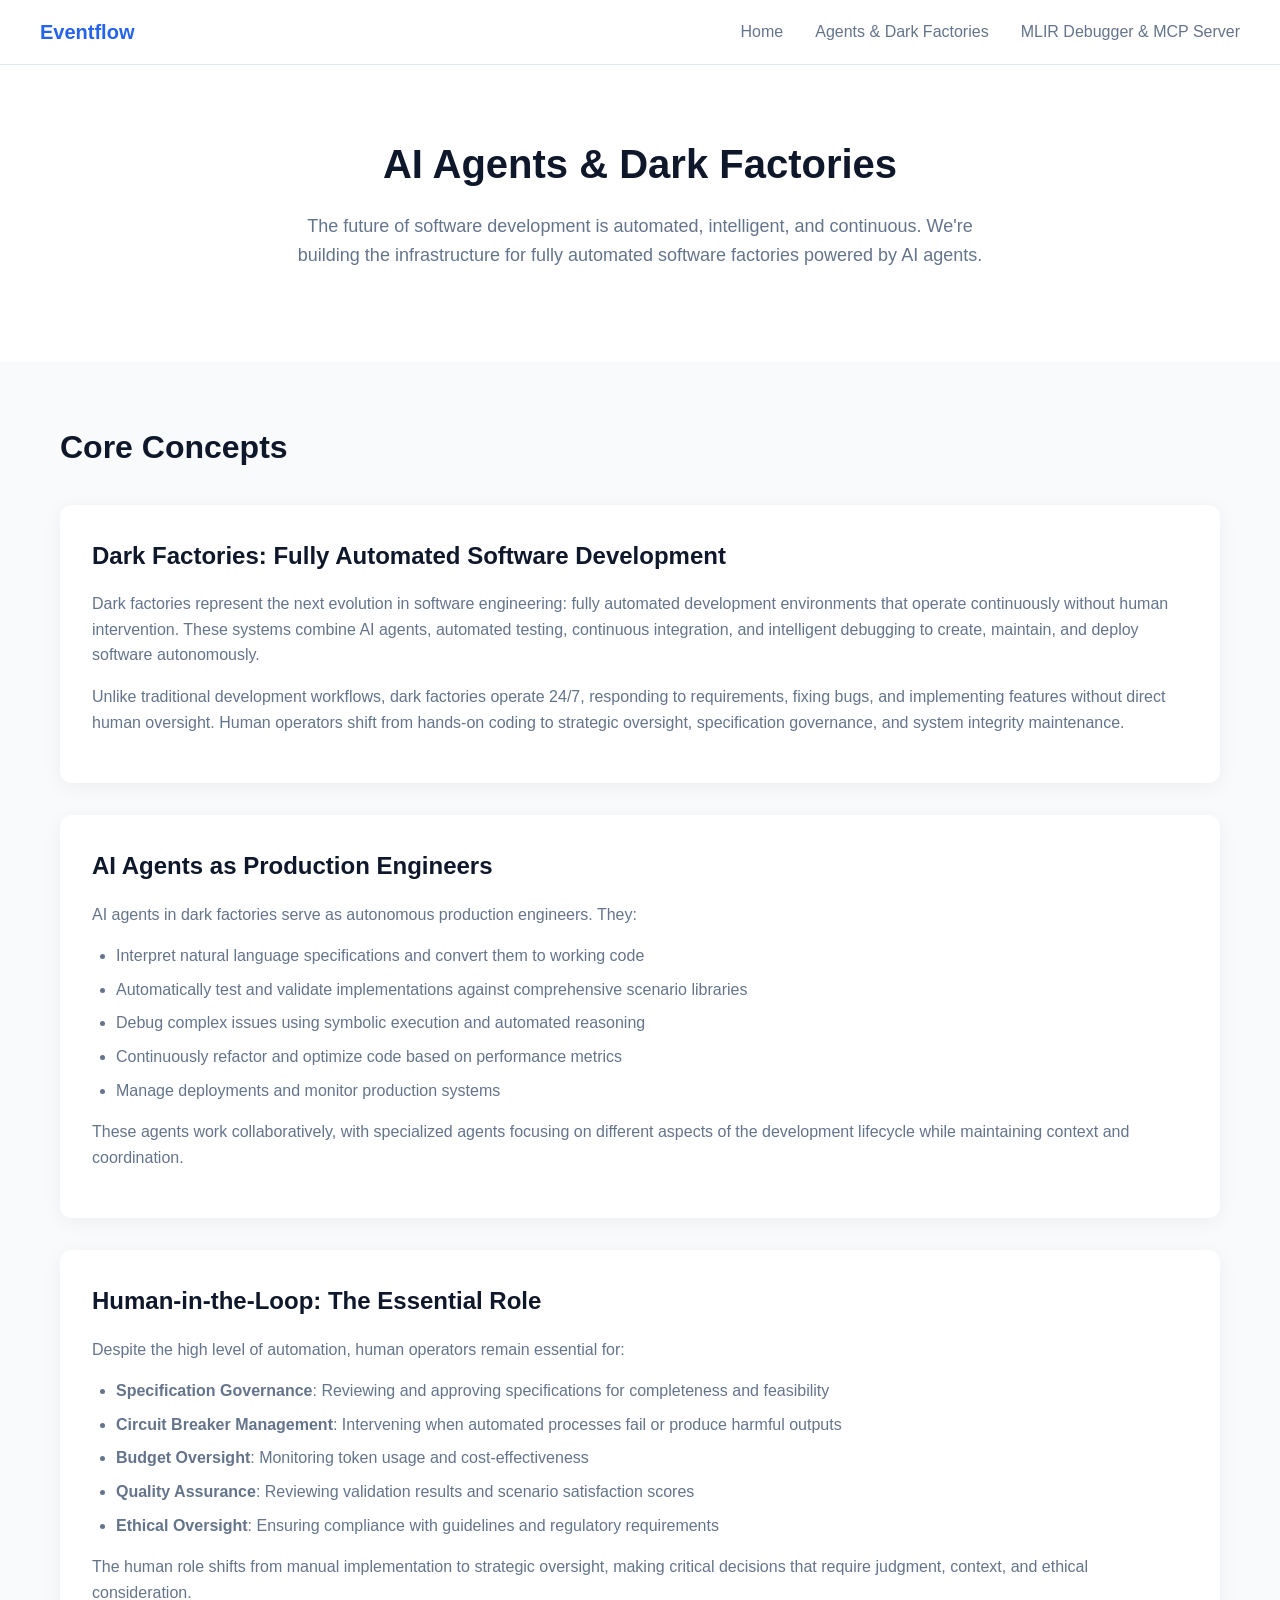
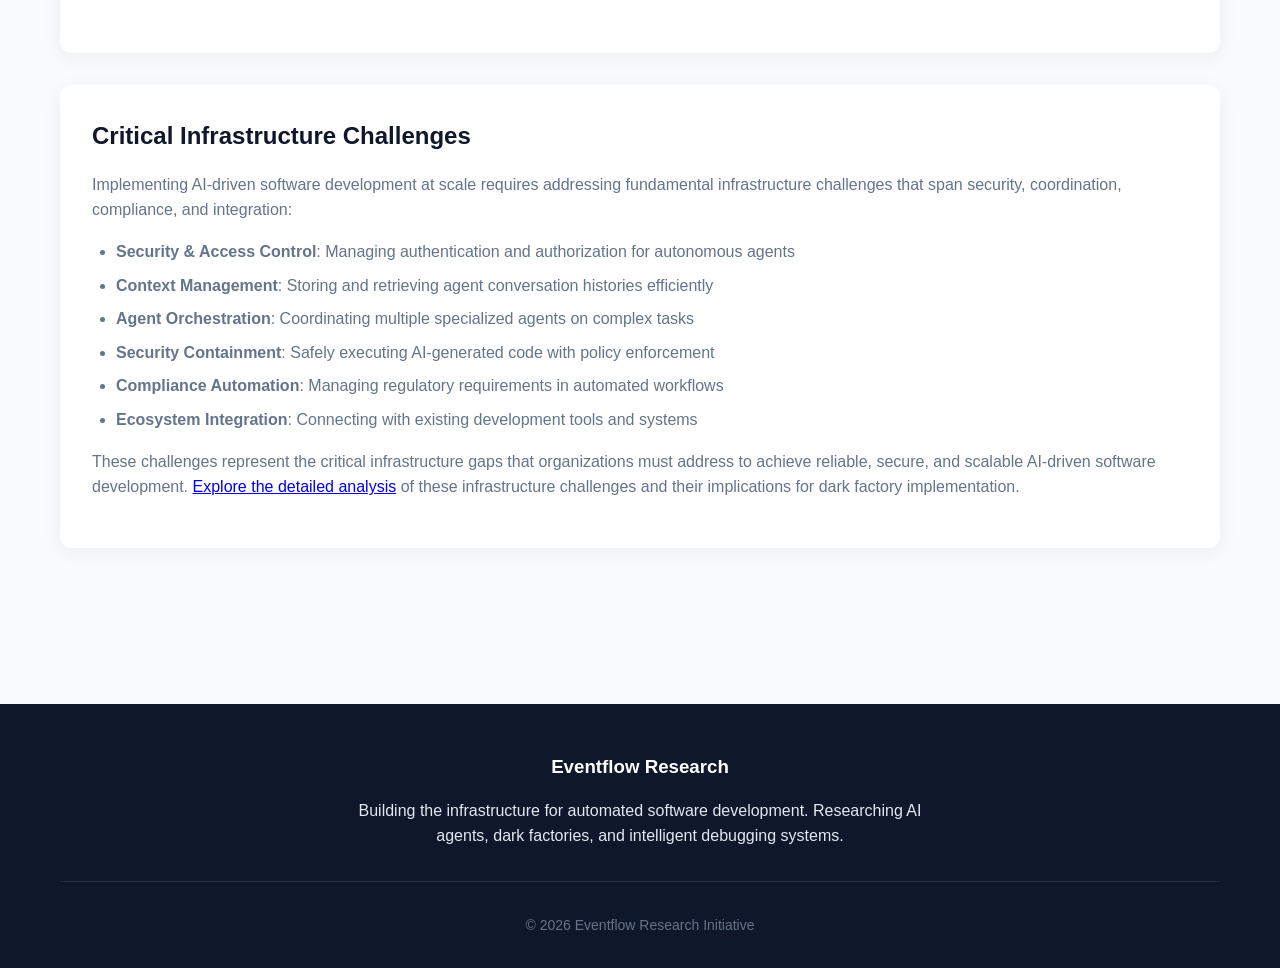
<file: index.html>
<!DOCTYPE html>
<html lang="en">
<head>
<!-- Google Tag Manager -->
<script>(function(w,d,s,l,i){w[l]=w[l]||[];w[l].push({'gtm.start':
new Date().getTime(),event:'gtm.js'});var f=d.getElementsByTagName(s)[0],
j=d.createElement(s),dl=l!='dataLayer'?'&l='+l:'';j.async=true;j.src=
'https://www.googletagmanager.com/gtm.js?id='+i+dl;f.parentNode.insertBefore(j,f);
})(window,document,'script','dataLayer','GTM-WS3CVWX');</script>
<!-- End Google Tag Manager -->
    <meta charset="UTF-8">
    <meta name="viewport" content="width=device-width, initial-scale=1.0">
    <title>Eventflow - AI Agents & Dark Factories</title>
    <link rel="stylesheet" href="styles.css">
    <link rel="stylesheet" href="https://cdnjs.cloudflare.com/ajax/libs/font-awesome/6.4.0/css/all.min.css">
</head>
<body>
<!-- Google Tag Manager (noscript) -->
<noscript><iframe src="https://www.googletagmanager.com/ns.html?id=GTM-WS3CVWX"
height="0" width="0" style="display:none;visibility:hidden"></iframe></noscript>
<!-- End Google Tag Manager (noscript) -->
    <!-- Header -->
    <header>
        <div class="container nav-container">
            <a href="/" class="logo">
                Eventflow
            </a>
            <ul class="nav-links">
                <li><a href="/">Home</a></li>
                <li><a href="agents-dark-factories.html">Agents & Dark Factories</a></li>
                <li><a href="mlir-debugger.html">MLIR Debugger & MCP Server</a></li>
            </ul>
        </div>
    </header>

    <!-- Hero Section -->
    <section class="hero">
        <div class="container">
            <h1 class="fade-in">AI Agents & Dark Factories</h1>
            <p class="fade-in">
                The future of software development is automated, intelligent, and continuous. 
                We're building the infrastructure for fully automated software factories powered by AI agents.
            </p>
        </div>
    </section>

    <!-- Main Content -->
    <section>
        <div class="container">
            <h2 class="section-title">Core Concepts</h2>
            
            <div class="content-block fade-in">
                <h3>Dark Factories: Fully Automated Software Development</h3>
                <p>
                    Dark factories represent the next evolution in software engineering: fully automated development 
                    environments that operate continuously without human intervention. These systems combine AI agents, 
                    automated testing, continuous integration, and intelligent debugging to create, maintain, and 
                    deploy software autonomously.
                </p>
                <p>
                    Unlike traditional development workflows, dark factories operate 24/7, responding to requirements, 
                    fixing bugs, and implementing features without direct human oversight. Human operators shift from 
                    hands-on coding to strategic oversight, specification governance, and system integrity maintenance.
                </p>
            </div>
            
            <div class="content-block fade-in">
                <h3>AI Agents as Production Engineers</h3>
                <p>
                    AI agents in dark factories serve as autonomous production engineers. They:
                </p>
                <ul>
                    <li>Interpret natural language specifications and convert them to working code</li>
                    <li>Automatically test and validate implementations against comprehensive scenario libraries</li>
                    <li>Debug complex issues using symbolic execution and automated reasoning</li>
                    <li>Continuously refactor and optimize code based on performance metrics</li>
                    <li>Manage deployments and monitor production systems</li>
                </ul>
                <p>
                    These agents work collaboratively, with specialized agents focusing on different aspects of the 
                    development lifecycle while maintaining context and coordination.
                </p>
            </div>
            
            <div class="content-block fade-in">
                <h3>Human-in-the-Loop: The Essential Role</h3>
                <p>
                    Despite the high level of automation, human operators remain essential for:
                </p>
                <ul>
                    <li><strong>Specification Governance</strong>: Reviewing and approving specifications for completeness and feasibility</li>
                    <li><strong>Circuit Breaker Management</strong>: Intervening when automated processes fail or produce harmful outputs</li>
                    <li><strong>Budget Oversight</strong>: Monitoring token usage and cost-effectiveness</li>
                    <li><strong>Quality Assurance</strong>: Reviewing validation results and scenario satisfaction scores</li>
                    <li><strong>Ethical Oversight</strong>: Ensuring compliance with guidelines and regulatory requirements</li>
                </ul>
                <p>
                    The human role shifts from manual implementation to strategic oversight, making critical decisions 
                    that require judgment, context, and ethical consideration.
                </p>
            </div>
            
            <div class="content-block fade-in">
                <h3>Critical Infrastructure Challenges</h3>
                <p>
                    Implementing AI-driven software development at scale requires addressing fundamental 
                    infrastructure challenges that span security, coordination, compliance, and integration:
                </p>
                <ul>
                    <li><strong>Security & Access Control</strong>: Managing authentication and authorization for autonomous agents</li>
                    <li><strong>Context Management</strong>: Storing and retrieving agent conversation histories efficiently</li>
                    <li><strong>Agent Orchestration</strong>: Coordinating multiple specialized agents on complex tasks</li>
                    <li><strong>Security Containment</strong>: Safely executing AI-generated code with policy enforcement</li>
                    <li><strong>Compliance Automation</strong>: Managing regulatory requirements in automated workflows</li>
                    <li><strong>Ecosystem Integration</strong>: Connecting with existing development tools and systems</li>
                </ul>
                <p>
                    These challenges represent the critical infrastructure gaps that organizations must address 
                    to achieve reliable, secure, and scalable AI-driven software development. 
                    <a href="agents-dark-factories.html#">Explore the detailed analysis</a> of these infrastructure 
                    challenges and their implications for dark factory implementation.
                </p>
            </div>
        </div>
    </section>

    <!-- Footer -->
    <footer>
        <div class="container">
            <div class="footer-content">
                <h3 style="margin-bottom: 1rem; color: white;">Eventflow Research</h3>
                <p>
                    Building the infrastructure for automated software development. 
                    Researching AI agents, dark factories, and intelligent debugging systems.
                </p>
            </div>
            
            <div class="copyright">
                <p>&copy; 2026 Eventflow Research Initiative</p>
            </div>
        </div>
    </footer>

    <script>
        // Simple fade-in animations
        document.addEventListener('DOMContentLoaded', function() {
            const fadeElements = document.querySelectorAll('.fade-in');
            
            const observer = new IntersectionObserver((entries) => {
                entries.forEach(entry => {
                    if (entry.isIntersecting) {
                        entry.target.style.opacity = '1';
                        entry.target.style.transform = 'translateY(0)';
                    }
                });
            }, { threshold: 0.1 });
            
            fadeElements.forEach(el => {
                el.style.opacity = '0';
                el.style.transform = 'translateY(20px)';
                el.style.transition = 'opacity 0.6s ease, transform 0.6s ease';
                observer.observe(el);
            });
            
            // Smooth scrolling for navigation links
            document.querySelectorAll('a[href^="#"]').forEach(anchor => {
                anchor.addEventListener('click', function (e) {
                    e.preventDefault();
                    const targetId = this.getAttribute('href');
                    if (targetId === '#') return;
                    
                    const targetElement = document.querySelector(targetId);
                    if (targetElement) {
                        window.scrollTo({
                            top: targetElement.offsetTop - 80,
                            behavior: 'smooth'
                        });
                    }
                });
            });
        });
    </script>
</body>
</html>
</file>
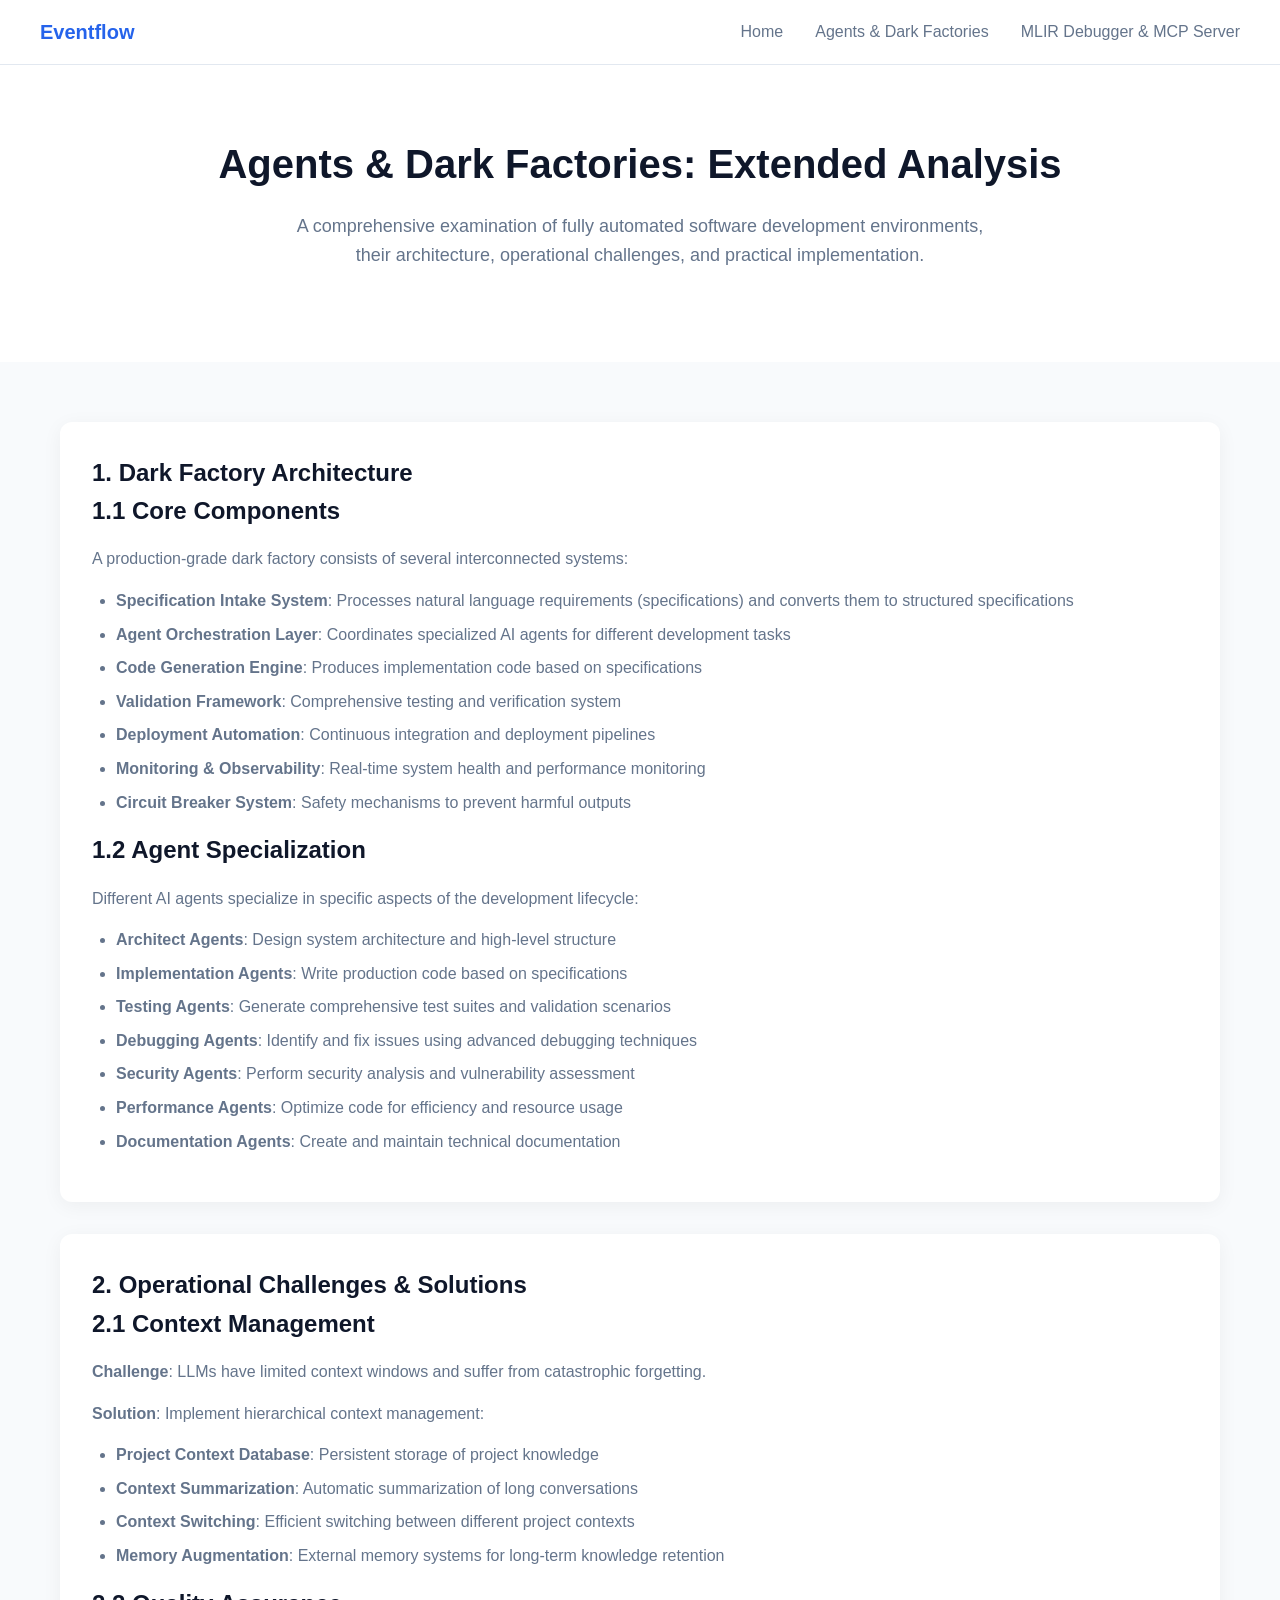
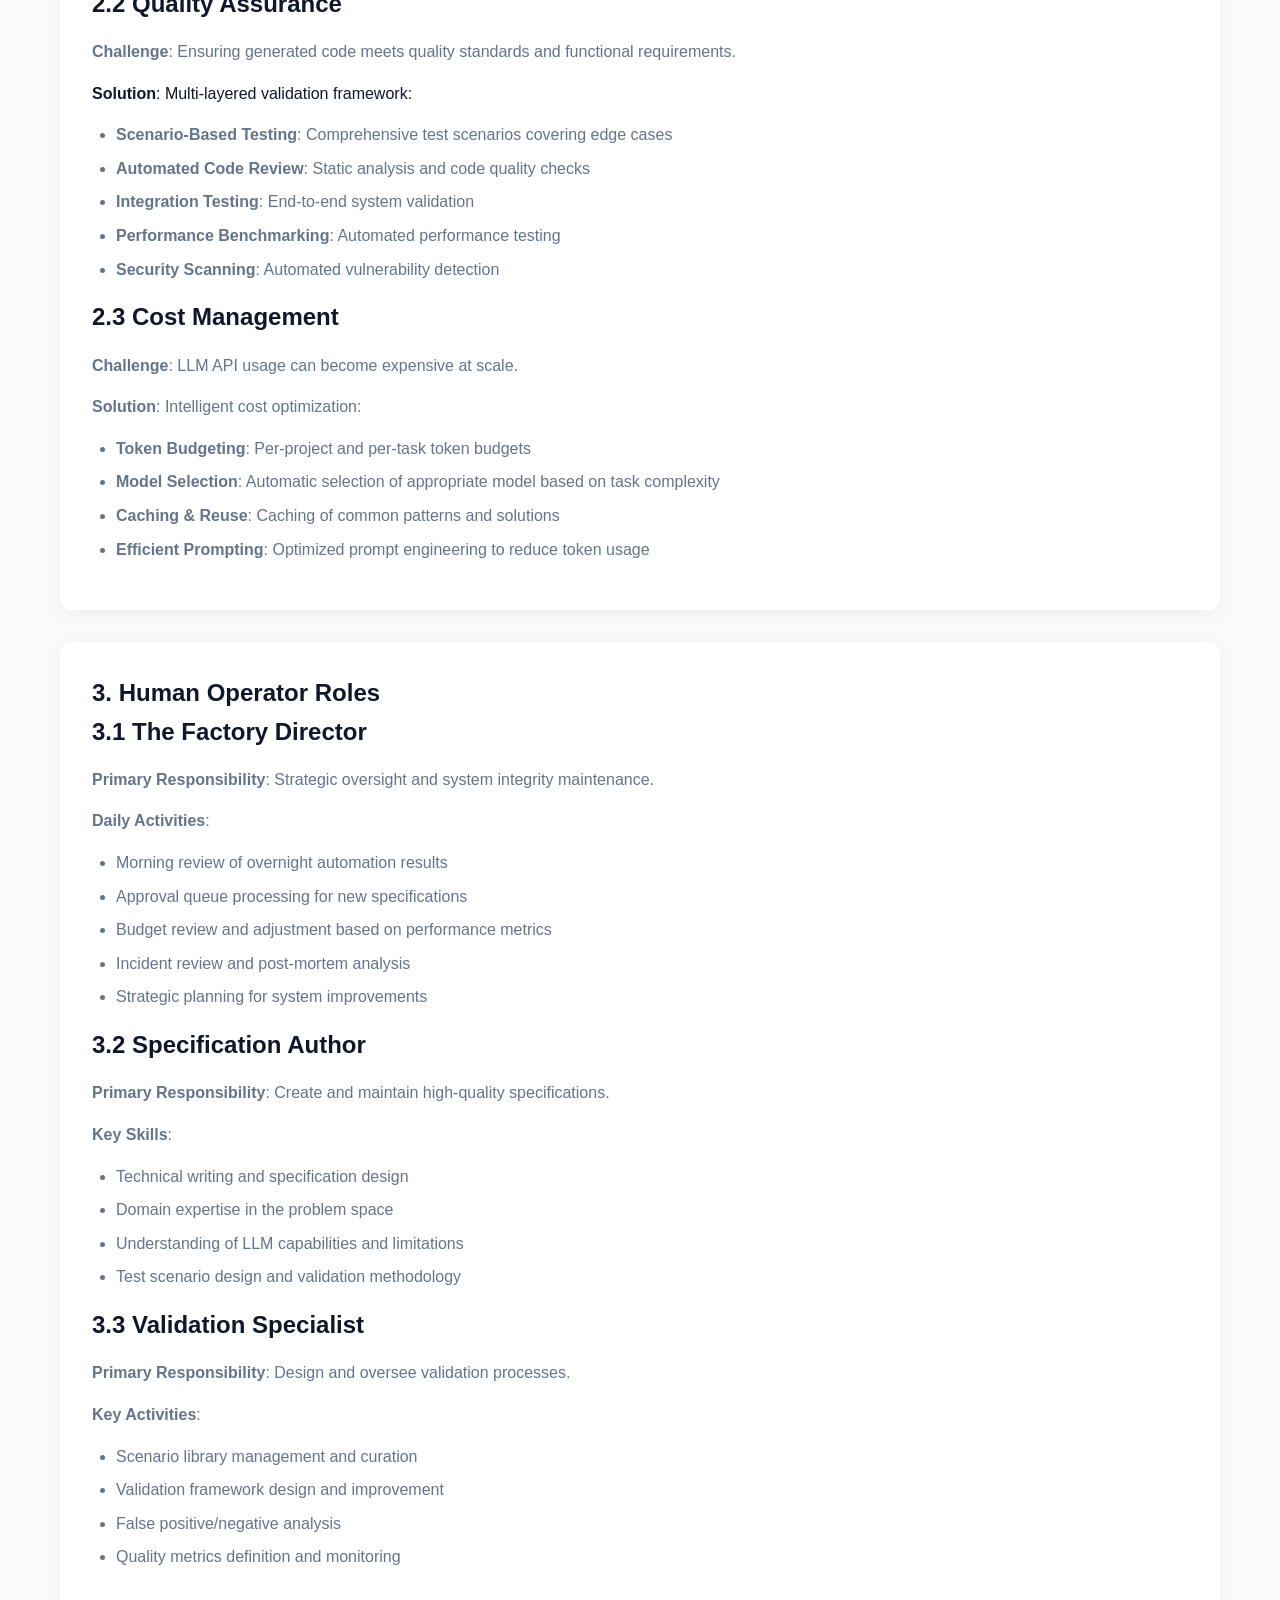
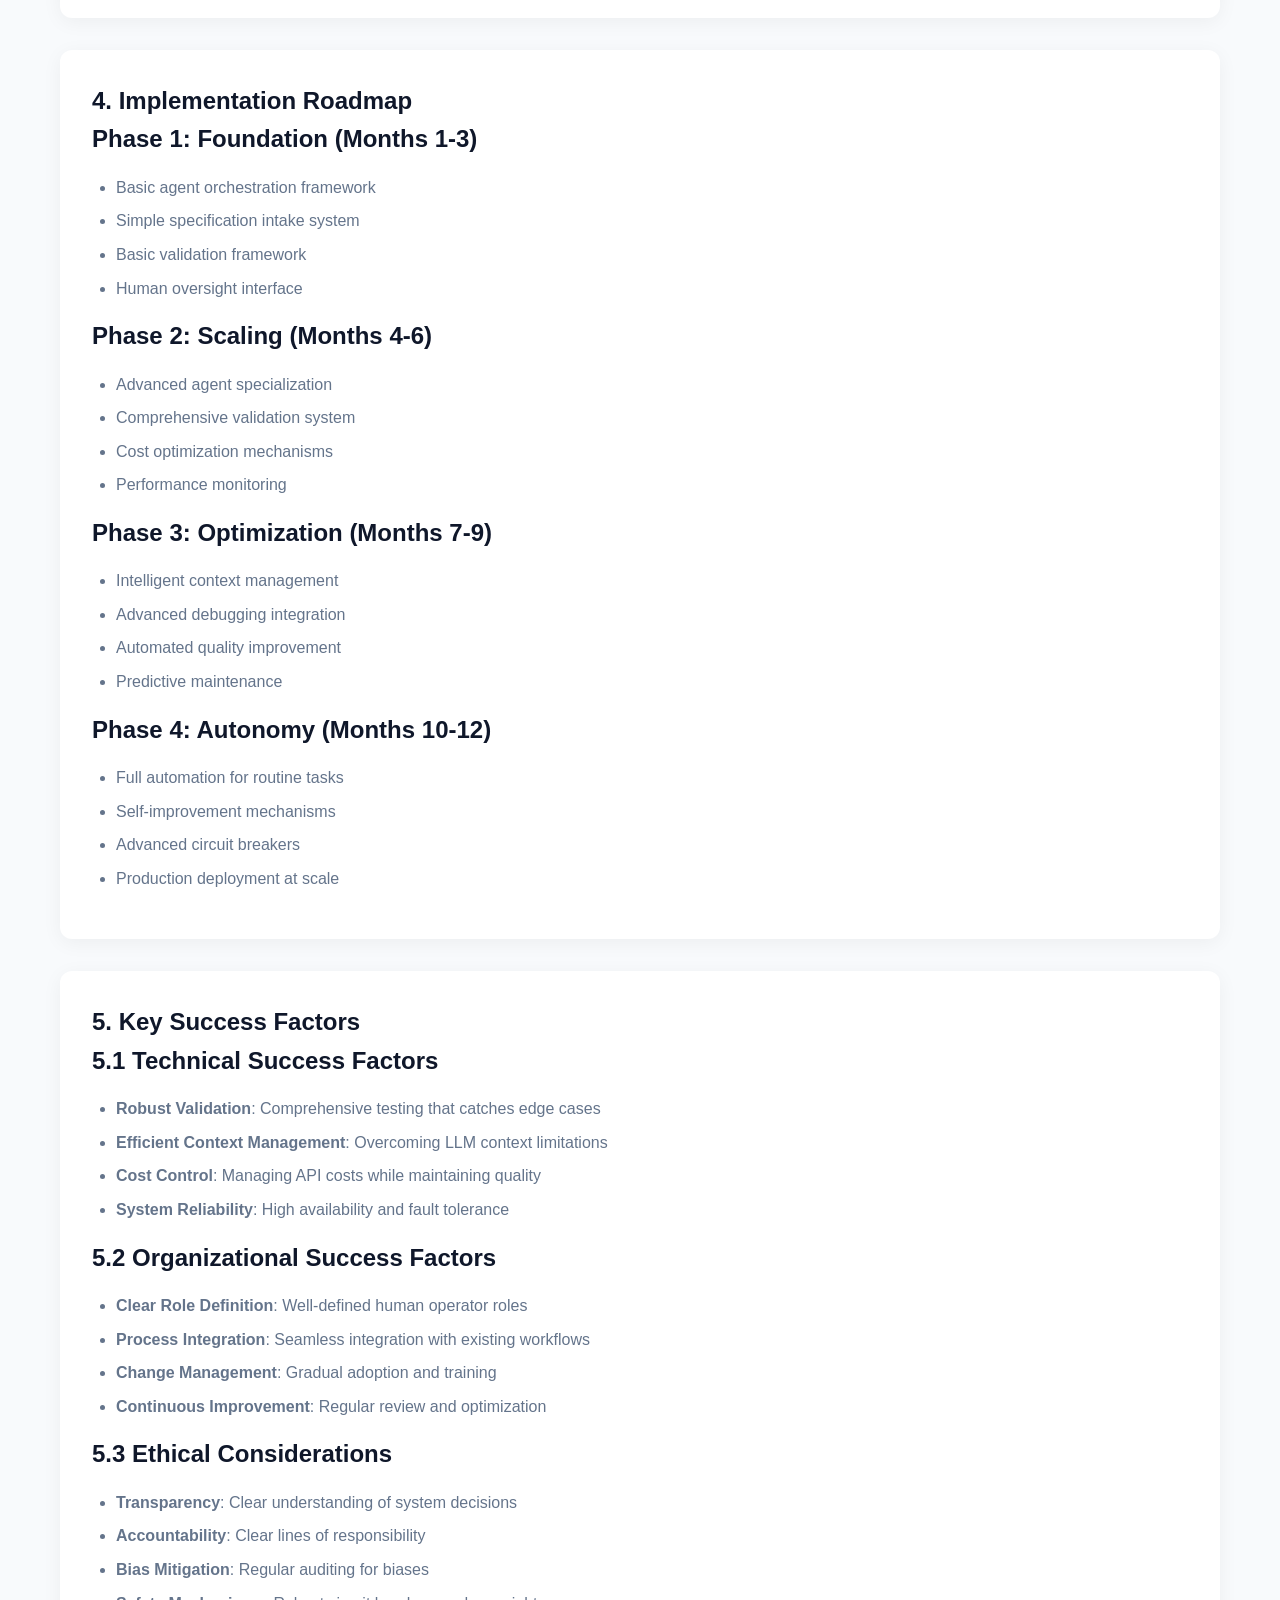
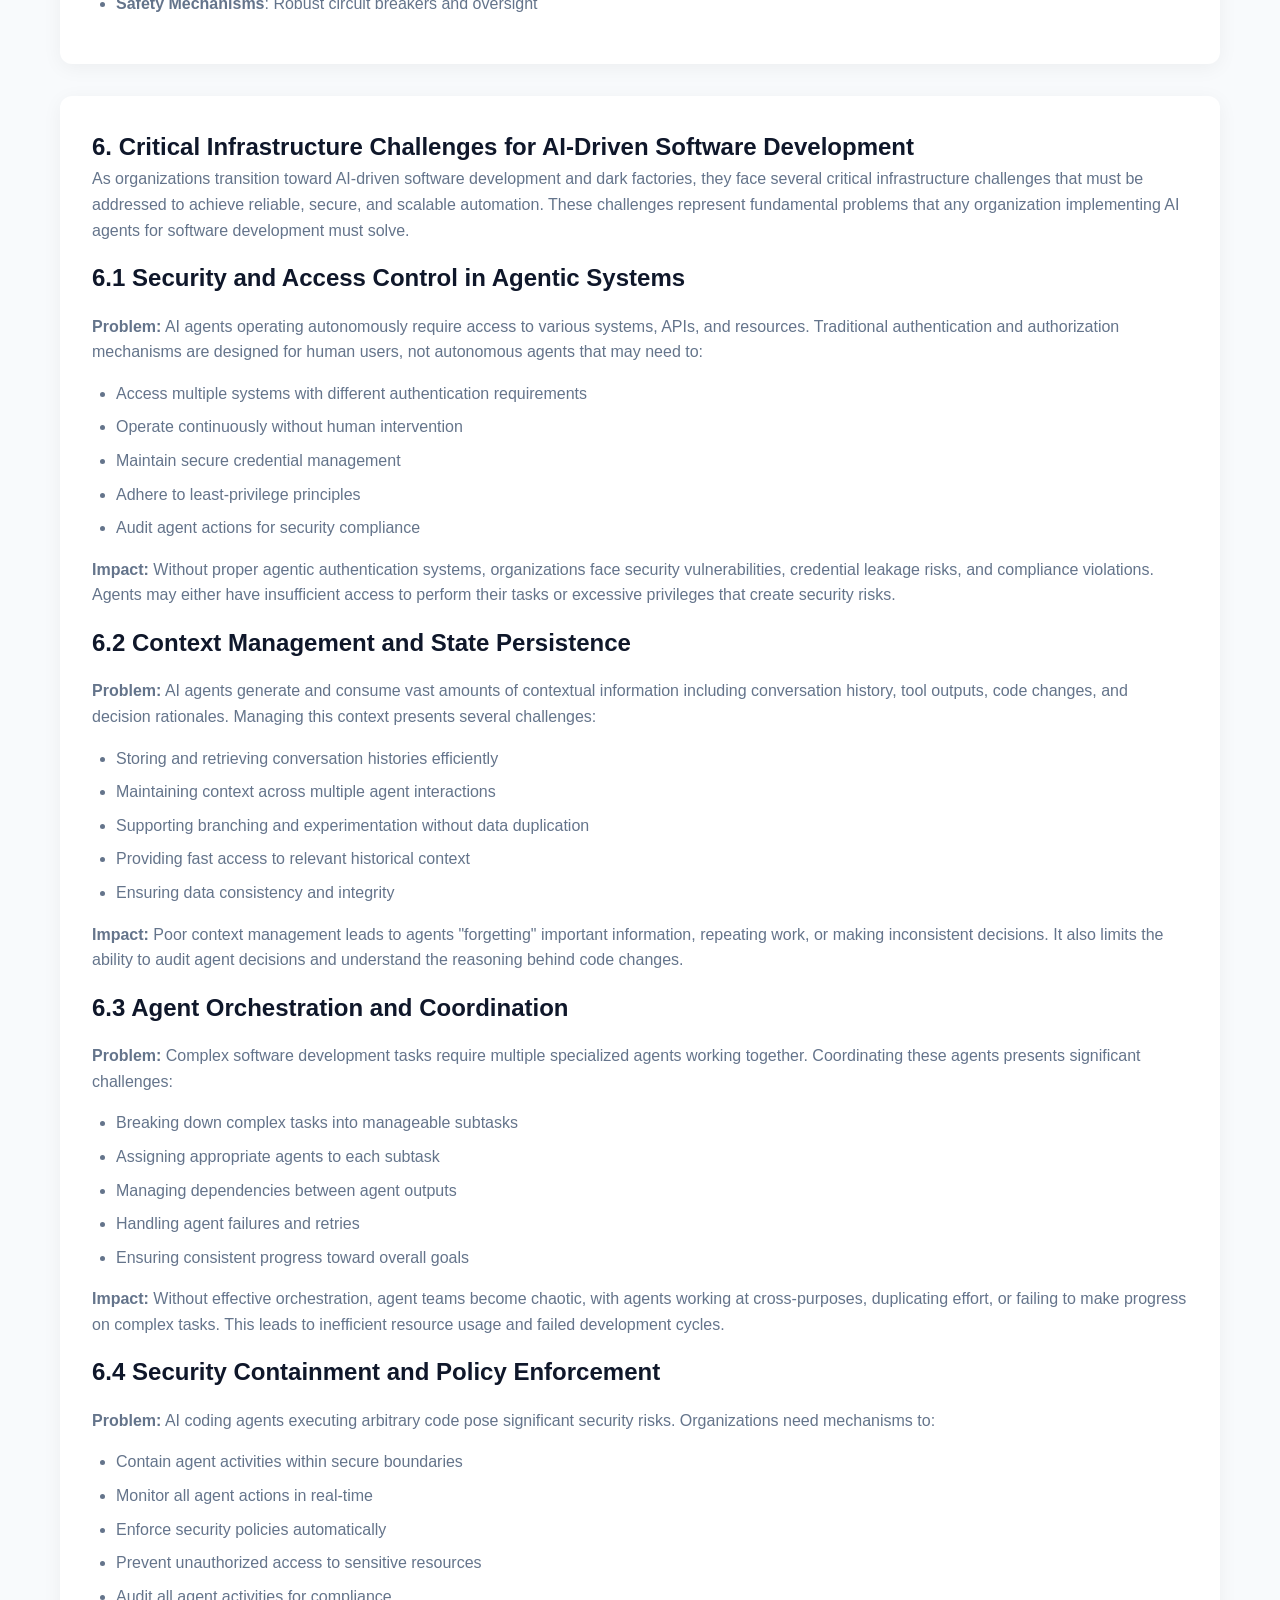
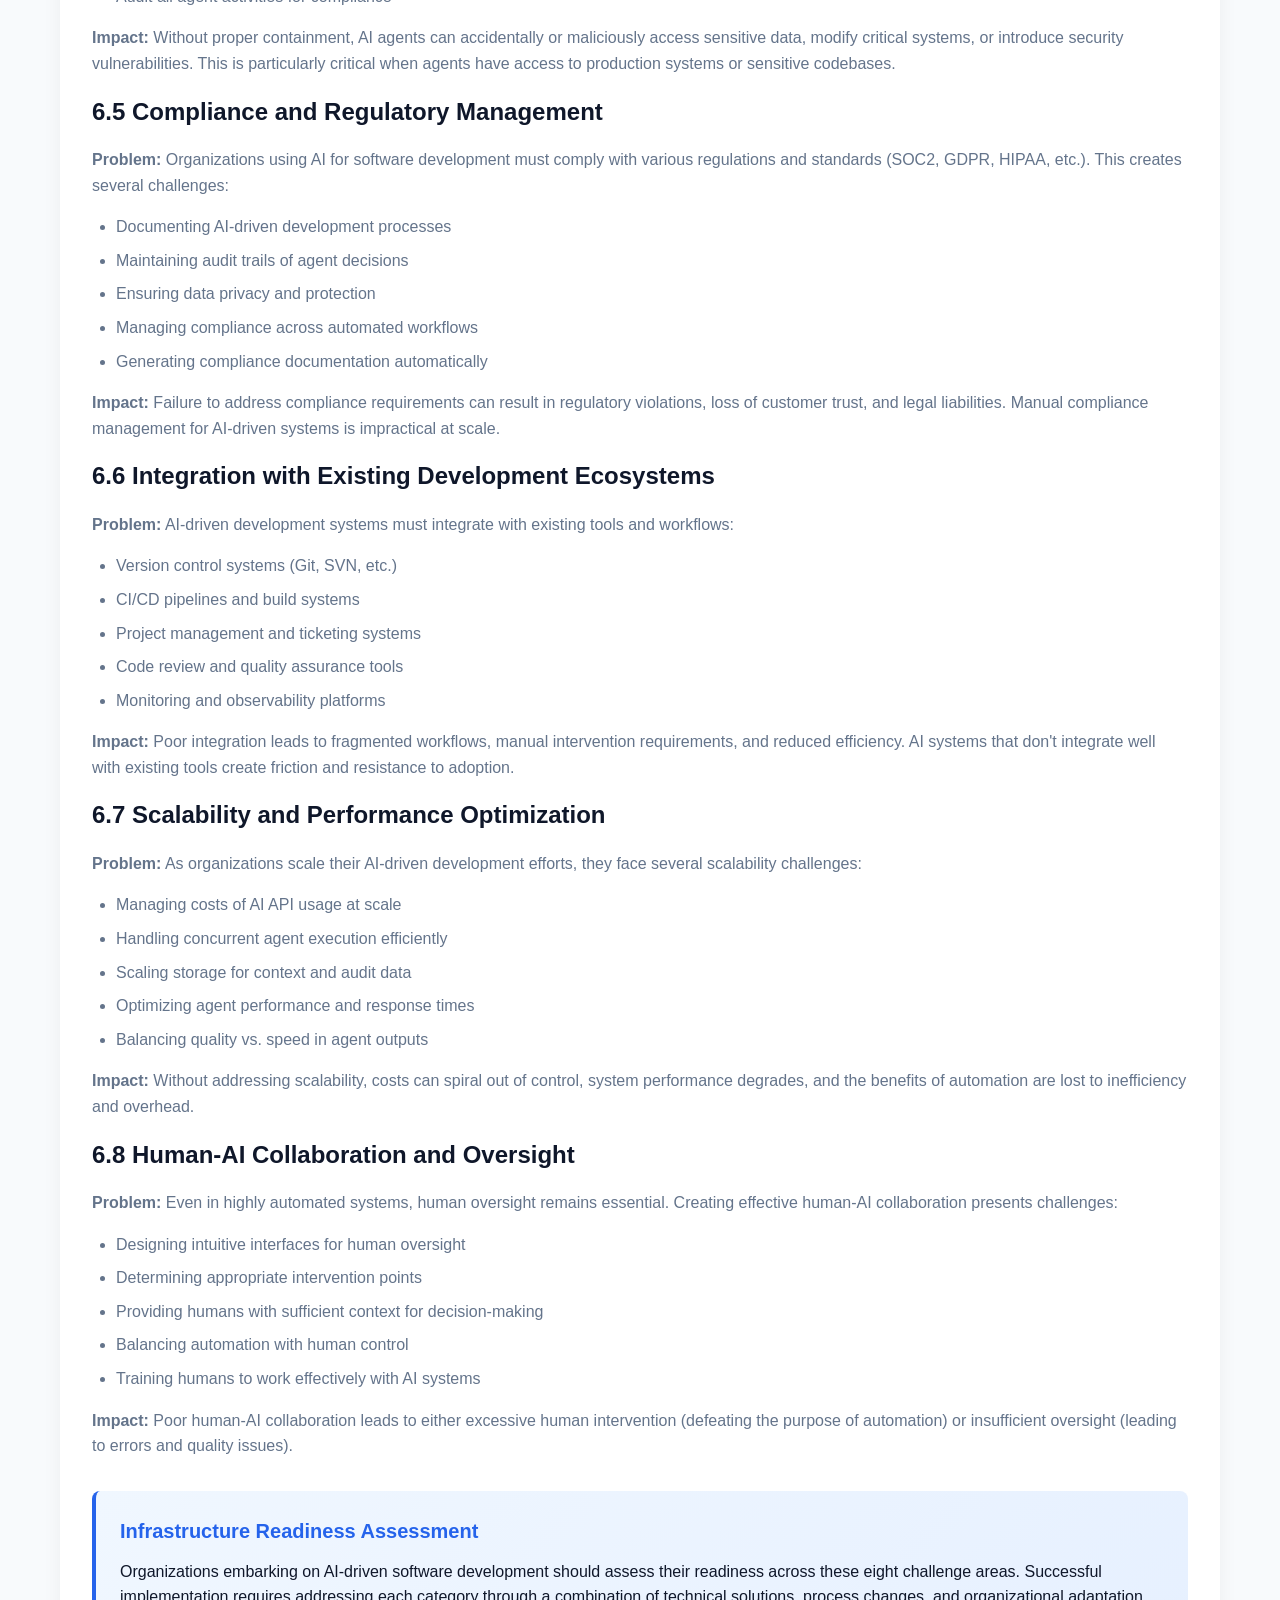
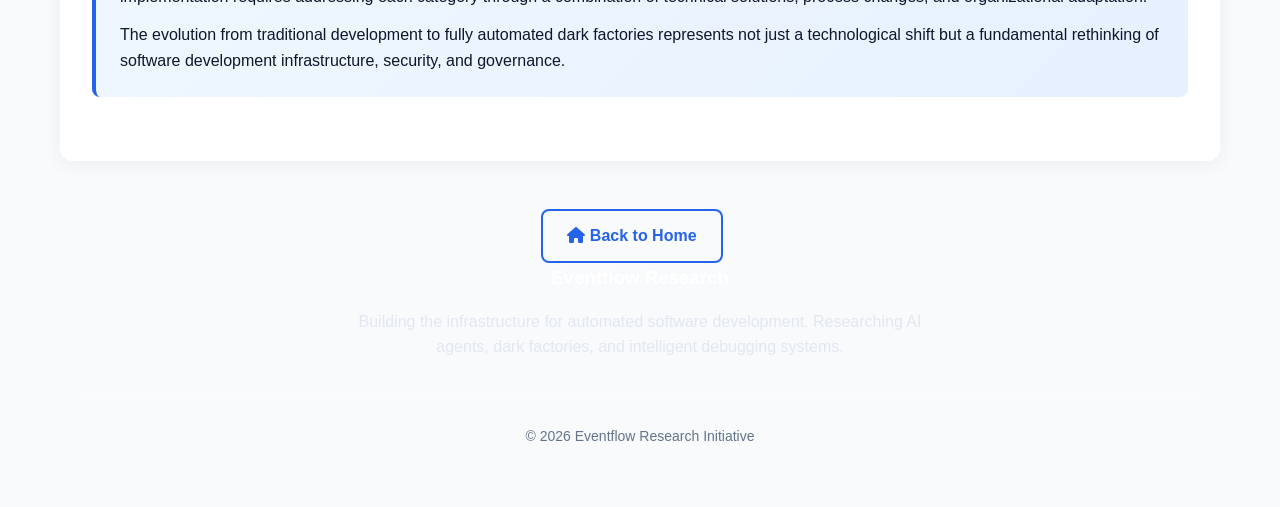
<file: agents-dark-factories.html>
<!DOCTYPE html>
<html lang="en">
<head>
<!-- Google Tag Manager -->
<script>(function(w,d,s,l,i){w[l]=w[l]||[];w[l].push({'gtm.start':
new Date().getTime(),event:'gtm.js'});var f=d.getElementsByTagName(s)[0],
j=d.createElement(s),dl=l!='dataLayer'?'&l='+l:'';j.async=true;j.src=
'https://www.googletagmanager.com/gtm.js?id='+i+dl;f.parentNode.insertBefore(j,f);
})(window,document,'script','dataLayer','GTM-WS3CVWX');</script>
<!-- End Google Tag Manager -->
    <meta charset="UTF-8">
    <meta name="viewport" content="width=device-width, initial-scale=1.0">
    <title>Agents & Dark Factories - Extended Analysis</title>
    <link rel="stylesheet" href="styles.css">
    <link rel="stylesheet" href="https://cdnjs.cloudflare.com/ajax/libs/font-awesome/6.4.0/css/all.min.css">
</head>
<body>
<!-- Google Tag Manager (noscript) -->
<noscript><iframe src="https://www.googletagmanager.com/ns.html?id=GTM-WS3CVWX"
height="0" width="0" style="display:none;visibility:hidden"></iframe></noscript>
<!-- End Google Tag Manager (noscript) -->
    <!-- Header -->
    <header>
        <div class="container nav-container">
            <a href="/" class="logo">
                Eventflow
            </a>
            <ul class="nav-links">
                <li><a href="/">Home</a></li>
                <li><a href="agents-dark-factories.html">Agents & Dark Factories</a></li>
                <li><a href="mlir-debugger.html">MLIR Debugger & MCP Server</a></li>
            </ul>
        </div>
    </header>

    <!-- Hero Section -->
    <section class="hero">
        <div class="container">
            <h1 class="fade-in">Agents & Dark Factories: Extended Analysis</h1>
            <p class="fade-in">
                A comprehensive examination of fully automated software development environments, 
                their architecture, operational challenges, and practical implementation.
            </p>
        </div>
    </section>

    <!-- Main Content -->
    <section>
        <div class="container">
            <div class="content-block fade-in">
                <h2>1. Dark Factory Architecture</h2>
                <h3>1.1 Core Components</h3>
                <p>
                    A production-grade dark factory consists of several interconnected systems:
                </p>
                <ul>
                    <li><strong>Specification Intake System</strong>: Processes natural language requirements (specifications) and converts them to structured specifications</li>
                    <li><strong>Agent Orchestration Layer</strong>: Coordinates specialized AI agents for different development tasks</li>
                    <li><strong>Code Generation Engine</strong>: Produces implementation code based on specifications</li>
                    <li><strong>Validation Framework</strong>: Comprehensive testing and verification system</li>
                    <li><strong>Deployment Automation</strong>: Continuous integration and deployment pipelines</li>
                    <li><strong>Monitoring & Observability</strong>: Real-time system health and performance monitoring</li>
                    <li><strong>Circuit Breaker System</strong>: Safety mechanisms to prevent harmful outputs</li>
                </ul>
                
                <h3>1.2 Agent Specialization</h3>
                <p>
                    Different AI agents specialize in specific aspects of the development lifecycle:
                </p>
                <ul>
                    <li><strong>Architect Agents</strong>: Design system architecture and high-level structure</li>
                    <li><strong>Implementation Agents</strong>: Write production code based on specifications</li>
                    <li><strong>Testing Agents</strong>: Generate comprehensive test suites and validation scenarios</li>
                    <li><strong>Debugging Agents</strong>: Identify and fix issues using advanced debugging techniques</li>
                    <li><strong>Security Agents</strong>: Perform security analysis and vulnerability assessment</li>
                    <li><strong>Performance Agents</strong>: Optimize code for efficiency and resource usage</li>
                    <li><strong>Documentation Agents</strong>: Create and maintain technical documentation</li>
                </ul>
            </div>
            
            <div class="content-block fade-in">
                <h2>2. Operational Challenges & Solutions</h2>
                
                <h3>2.1 Context Management</h3>
                <p>
                    <strong>Challenge</strong>: LLMs have limited context windows and suffer from catastrophic forgetting.
                </p>
                <p>
                    <strong>Solution</strong>: Implement hierarchical context management:
                </p>
                <ul>
                    <li><strong>Project Context Database</strong>: Persistent storage of project knowledge</li>
                    <li><strong>Context Summarization</strong>: Automatic summarization of long conversations</li>
                    <li><strong>Context Switching</strong>: Efficient switching between different project contexts</li>
                    <li><strong>Memory Augmentation</strong>: External memory systems for long-term knowledge retention</li>
                </ul>
                
                <h3>2.2 Quality Assurance</h3>
                <p>
                    <strong>Challenge</strong>: Ensuring generated code meets quality standards and functional requirements.
                </p>
                    <strong>Solution</strong>: Multi-layered validation framework:
                </p>
                <ul>
                    <li><strong>Scenario-Based Testing</strong>: Comprehensive test scenarios covering edge cases</li>
                    <li><strong>Automated Code Review</strong>: Static analysis and code quality checks</li>
                    <li><strong>Integration Testing</strong>: End-to-end system validation</li>
                    <li><strong>Performance Benchmarking</strong>: Automated performance testing</li>
                    <li><strong>Security Scanning</strong>: Automated vulnerability detection</li>
                </ul>
                
                <h3>2.3 Cost Management</h3>
                <p>
                    <strong>Challenge</strong>: LLM API usage can become expensive at scale.
                </p>
                <p>
                    <strong>Solution</strong>: Intelligent cost optimization:
                </p>
                <ul>
                    <li><strong>Token Budgeting</strong>: Per-project and per-task token budgets</li>
                    <li><strong>Model Selection</strong>: Automatic selection of appropriate model based on task complexity</li>
                    <li><strong>Caching & Reuse</strong>: Caching of common patterns and solutions</li>
                    <li><strong>Efficient Prompting</strong>: Optimized prompt engineering to reduce token usage</li>
                </ul>
            </div>
            
            <div class="content-block fade-in">
                <h2>3. Human Operator Roles</h2>
                
                <h3>3.1 The Factory Director</h3>
                <p>
                    <strong>Primary Responsibility</strong>: Strategic oversight and system integrity maintenance.
                </p>
                <p>
                    <strong>Daily Activities</strong>:
                </p>
                <ul>
                    <li>Morning review of overnight automation results</li>
                    <li>Approval queue processing for new specifications</li>
                    <li>Budget review and adjustment based on performance metrics</li>
                    <li>Incident review and post-mortem analysis</li>
                    <li>Strategic planning for system improvements</li>
                </ul>
                
                <h3>3.2 Specification Author</h3>
                <p>
                    <strong>Primary Responsibility</strong>: Create and maintain high-quality specifications.
                </p>
                <p>
                    <strong>Key Skills</strong>:
                </p>
                <ul>
                    <li>Technical writing and specification design</li>
                    <li>Domain expertise in the problem space</li>
                    <li>Understanding of LLM capabilities and limitations</li>
                    <li>Test scenario design and validation methodology</li>
                </ul>
                
                <h3>3.3 Validation Specialist</h3>
                <p>
                    <strong>Primary Responsibility</strong>: Design and oversee validation processes.
                </p>
                <p>
                    <strong>Key Activities</strong>:
                </p>
                <ul>
                    <li>Scenario library management and curation</li>
                    <li>Validation framework design and improvement</li>
                    <li>False positive/negative analysis</li>
                    <li>Quality metrics definition and monitoring</li>
                </ul>
            </div>
            
            <div class="content-block fade-in">
                <h2>4. Implementation Roadmap</h2>
                
                <h3>Phase 1: Foundation (Months 1-3)</h3>
                <ul>
                    <li>Basic agent orchestration framework</li>
                    <li>Simple specification intake system</li>
                    <li>Basic validation framework</li>
                    <li>Human oversight interface</li>
                </ul>
                
                <h3>Phase 2: Scaling (Months 4-6)</h3>
                <ul>
                    <li>Advanced agent specialization</li>
                    <li>Comprehensive validation system</li>
                    <li>Cost optimization mechanisms</li>
                    <li>Performance monitoring</li>
                </ul>
                
                <h3>Phase 3: Optimization (Months 7-9)</h3>
                <ul>
                    <li>Intelligent context management</li>
                    <li>Advanced debugging integration</li>
                    <li>Automated quality improvement</li>
                    <li>Predictive maintenance</li>
                </ul>
                
                <h3>Phase 4: Autonomy (Months 10-12)</h3>
                <ul>
                    <li>Full automation for routine tasks</li>
                    <li>Self-improvement mechanisms</li>
                    <li>Advanced circuit breakers</li>
                    <li>Production deployment at scale</li>
                </ul>
            </div>
            
            <div class="content-block fade-in">
                <h2>5. Key Success Factors</h2>
                
                <h3>5.1 Technical Success Factors</h3>
                <ul>
                    <li><strong>Robust Validation</strong>: Comprehensive testing that catches edge cases</li>
                    <li><strong>Efficient Context Management</strong>: Overcoming LLM context limitations</li>
                    <li><strong>Cost Control</strong>: Managing API costs while maintaining quality</li>
                    <li><strong>System Reliability</strong>: High availability and fault tolerance</li>
                </ul>
                
                <h3>5.2 Organizational Success Factors</h3>
                <ul>
                    <li><strong>Clear Role Definition</strong>: Well-defined human operator roles</li>
                    <li><strong>Process Integration</strong>: Seamless integration with existing workflows</li>
                    <li><strong>Change Management</strong>: Gradual adoption and training</li>
                    <li><strong>Continuous Improvement</strong>: Regular review and optimization</li>
                </ul>
                
                <h3>5.3 Ethical Considerations</h3>
                <ul>
                    <li><strong>Transparency</strong>: Clear understanding of system decisions</li>
                    <li><strong>Accountability</strong>: Clear lines of responsibility</li>
                    <li><strong>Bias Mitigation</strong>: Regular auditing for biases</li>
                    <li><strong>Safety Mechanisms</strong>: Robust circuit breakers and oversight</li>
                </ul>
            </div>
            
            <!-- New Section: Critical Infrastructure Challenges for AI-Driven Software Development -->
            <div class="content-block fade-in">
                <h2>6. Critical Infrastructure Challenges for AI-Driven Software Development</h2>
                
                <p>
                    As organizations transition toward AI-driven software development and dark factories, 
                    they face several critical infrastructure challenges that must be addressed to achieve 
                    reliable, secure, and scalable automation. These challenges represent fundamental 
                    problems that any organization implementing AI agents for software development must solve.
                </p>
                
                <h3>6.1 Security and Access Control in Agentic Systems</h3>
                <p>
                    <strong>Problem:</strong> AI agents operating autonomously require access to various 
                    systems, APIs, and resources. Traditional authentication and authorization mechanisms 
                    are designed for human users, not autonomous agents that may need to:
                </p>
                <ul>
                    <li>Access multiple systems with different authentication requirements</li>
                    <li>Operate continuously without human intervention</li>
                    <li>Maintain secure credential management</li>
                    <li>Adhere to least-privilege principles</li>
                    <li>Audit agent actions for security compliance</li>
                </ul>
                <p>
                    <strong>Impact:</strong> Without proper agentic authentication systems, organizations 
                    face security vulnerabilities, credential leakage risks, and compliance violations. 
                    Agents may either have insufficient access to perform their tasks or excessive 
                    privileges that create security risks.
                </p>
                
                <h3>6.2 Context Management and State Persistence</h3>
                <p>
                    <strong>Problem:</strong> AI agents generate and consume vast amounts of contextual 
                    information including conversation history, tool outputs, code changes, and decision 
                    rationales. Managing this context presents several challenges:
                </p>
                <ul>
                    <li>Storing and retrieving conversation histories efficiently</li>
                    <li>Maintaining context across multiple agent interactions</li>
                    <li>Supporting branching and experimentation without data duplication</li>
                    <li>Providing fast access to relevant historical context</li>
                    <li>Ensuring data consistency and integrity</li>
                </ul>
                <p>
                    <strong>Impact:</strong> Poor context management leads to agents "forgetting" important 
                    information, repeating work, or making inconsistent decisions. It also limits the 
                    ability to audit agent decisions and understand the reasoning behind code changes.
                </p>
                
                <h3>6.3 Agent Orchestration and Coordination</h3>
                <p>
                    <strong>Problem:</strong> Complex software development tasks require multiple specialized 
                    agents working together. Coordinating these agents presents significant challenges:
                </p>
                <ul>
                    <li>Breaking down complex tasks into manageable subtasks</li>
                    <li>Assigning appropriate agents to each subtask</li>
                    <li>Managing dependencies between agent outputs</li>
                    <li>Handling agent failures and retries</li>
                    <li>Ensuring consistent progress toward overall goals</li>
                </ul>
                <p>
                    <strong>Impact:</strong> Without effective orchestration, agent teams become chaotic, 
                    with agents working at cross-purposes, duplicating effort, or failing to make progress 
                    on complex tasks. This leads to inefficient resource usage and failed development cycles.
                </p>
                
                <h3>6.4 Security Containment and Policy Enforcement</h3>
                <p>
                    <strong>Problem:</strong> AI coding agents executing arbitrary code pose significant 
                    security risks. Organizations need mechanisms to:
                </p>
                <ul>
                    <li>Contain agent activities within secure boundaries</li>
                    <li>Monitor all agent actions in real-time</li>
                    <li>Enforce security policies automatically</li>
                    <li>Prevent unauthorized access to sensitive resources</li>
                    <li>Audit all agent activities for compliance</li>
                </ul>
                <p>
                    <strong>Impact:</strong> Without proper containment, AI agents can accidentally or 
                    maliciously access sensitive data, modify critical systems, or introduce security 
                    vulnerabilities. This is particularly critical when agents have access to production 
                    systems or sensitive codebases.
                </p>
                
                <h3>6.5 Compliance and Regulatory Management</h3>
                <p>
                    <strong>Problem:</strong> Organizations using AI for software development must comply 
                    with various regulations and standards (SOC2, GDPR, HIPAA, etc.). This creates several 
                    challenges:
                </p>
                <ul>
                    <li>Documenting AI-driven development processes</li>
                    <li>Maintaining audit trails of agent decisions</li>
                    <li>Ensuring data privacy and protection</li>
                    <li>Managing compliance across automated workflows</li>
                    <li>Generating compliance documentation automatically</li>
                </ul>
                <p>
                    <strong>Impact:</strong> Failure to address compliance requirements can result in 
                    regulatory violations, loss of customer trust, and legal liabilities. Manual compliance 
                    management for AI-driven systems is impractical at scale.
                </p>
                
                <h3>6.6 Integration with Existing Development Ecosystems</h3>
                <p>
                    <strong>Problem:</strong> AI-driven development systems must integrate with existing 
                    tools and workflows:
                </p>
                <ul>
                    <li>Version control systems (Git, SVN, etc.)</li>
                    <li>CI/CD pipelines and build systems</li>
                    <li>Project management and ticketing systems</li>
                    <li>Code review and quality assurance tools</li>
                    <li>Monitoring and observability platforms</li>
                </ul>
                <p>
                    <strong>Impact:</strong> Poor integration leads to fragmented workflows, manual 
                    intervention requirements, and reduced efficiency. AI systems that don't integrate 
                    well with existing tools create friction and resistance to adoption.
                </p>
                
                <h3>6.7 Scalability and Performance Optimization</h3>
                <p>
                    <strong>Problem:</strong> As organizations scale their AI-driven development efforts, 
                    they face several scalability challenges:
                </p>
                <ul>
                    <li>Managing costs of AI API usage at scale</li>
                    <li>Handling concurrent agent execution efficiently</li>
                    <li>Scaling storage for context and audit data</li>
                    <li>Optimizing agent performance and response times</li>
                    <li>Balancing quality vs. speed in agent outputs</li>
                </ul>
                <p>
                    <strong>Impact:</strong> Without addressing scalability, costs can spiral out of 
                    control, system performance degrades, and the benefits of automation are lost to 
                    inefficiency and overhead.
                </p>
                
                <h3>6.8 Human-AI Collaboration and Oversight</h3>
                <p>
                    <strong>Problem:</strong> Even in highly automated systems, human oversight remains 
                    essential. Creating effective human-AI collaboration presents challenges:
                </p>
                <ul>
                    <li>Designing intuitive interfaces for human oversight</li>
                    <li>Determining appropriate intervention points</li>
                    <li>Providing humans with sufficient context for decision-making</li>
                    <li>Balancing automation with human control</li>
                    <li>Training humans to work effectively with AI systems</li>
                </ul>
                <p>
                    <strong>Impact:</strong> Poor human-AI collaboration leads to either excessive human 
                    intervention (defeating the purpose of automation) or insufficient oversight (leading 
                    to errors and quality issues).
                </p>
                
                <div class="callout">
                    <h4>Infrastructure Readiness Assessment</h4>
                    <p>
                        Organizations embarking on AI-driven software development should assess their 
                        readiness across these eight challenge areas. Successful implementation requires 
                        addressing each category through a combination of technical solutions, process 
                        changes, and organizational adaptation.
                    </p>
                    <p>
                        The evolution from traditional development to fully automated dark factories 
                        represents not just a technological shift but a fundamental rethinking of 
                        software development infrastructure, security, and governance.
                    </p>
                </div>
            </div>
            
            <div style="text-align: center; margin-top: 3rem;">
                <a href="/" class="button button-outline" style="margin-right: 1rem;">
                    <i class="fas fa-home"></i> Back to Home
                </a>
        <div class="container">
            <div class="footer-content">
                <h3 style="margin-bottom: 1rem; color: white;">Eventflow Research</h3>
                <p>
                    Building the infrastructure for automated software development. 
                    Researching AI agents, dark factories, and intelligent debugging systems.
                </p>
                <p style="margin-top: 1rem;">
                </p>
            </div>
            
            <div class="copyright">
                <p>&copy; 2026 Eventflow Research Initiative</p>
            </div>
        </div>
    </footer>

    <script>
        // Simple fade-in animations
        document.addEventListener('DOMContentLoaded', function() {
            const fadeElements = document.querySelectorAll('.fade-in');
            
            const observer = new IntersectionObserver((entries) => {
                entries.forEach(entry => {
                    if (entry.isIntersecting) {
                        entry.target.style.opacity = '1';
                        entry.target.style.transform = 'translateY(0)';
                    }
                });
            }, { threshold: 0.1 });
            
            fadeElements.forEach(el => {
                el.style.opacity = '0';
                el.style.transform = 'translateY(20px)';
                el.style.transition = 'opacity 0.6s ease, transform 0.6s ease';
                observer.observe(el);
            });
        });
    </script>
</body>
</html>
</file>
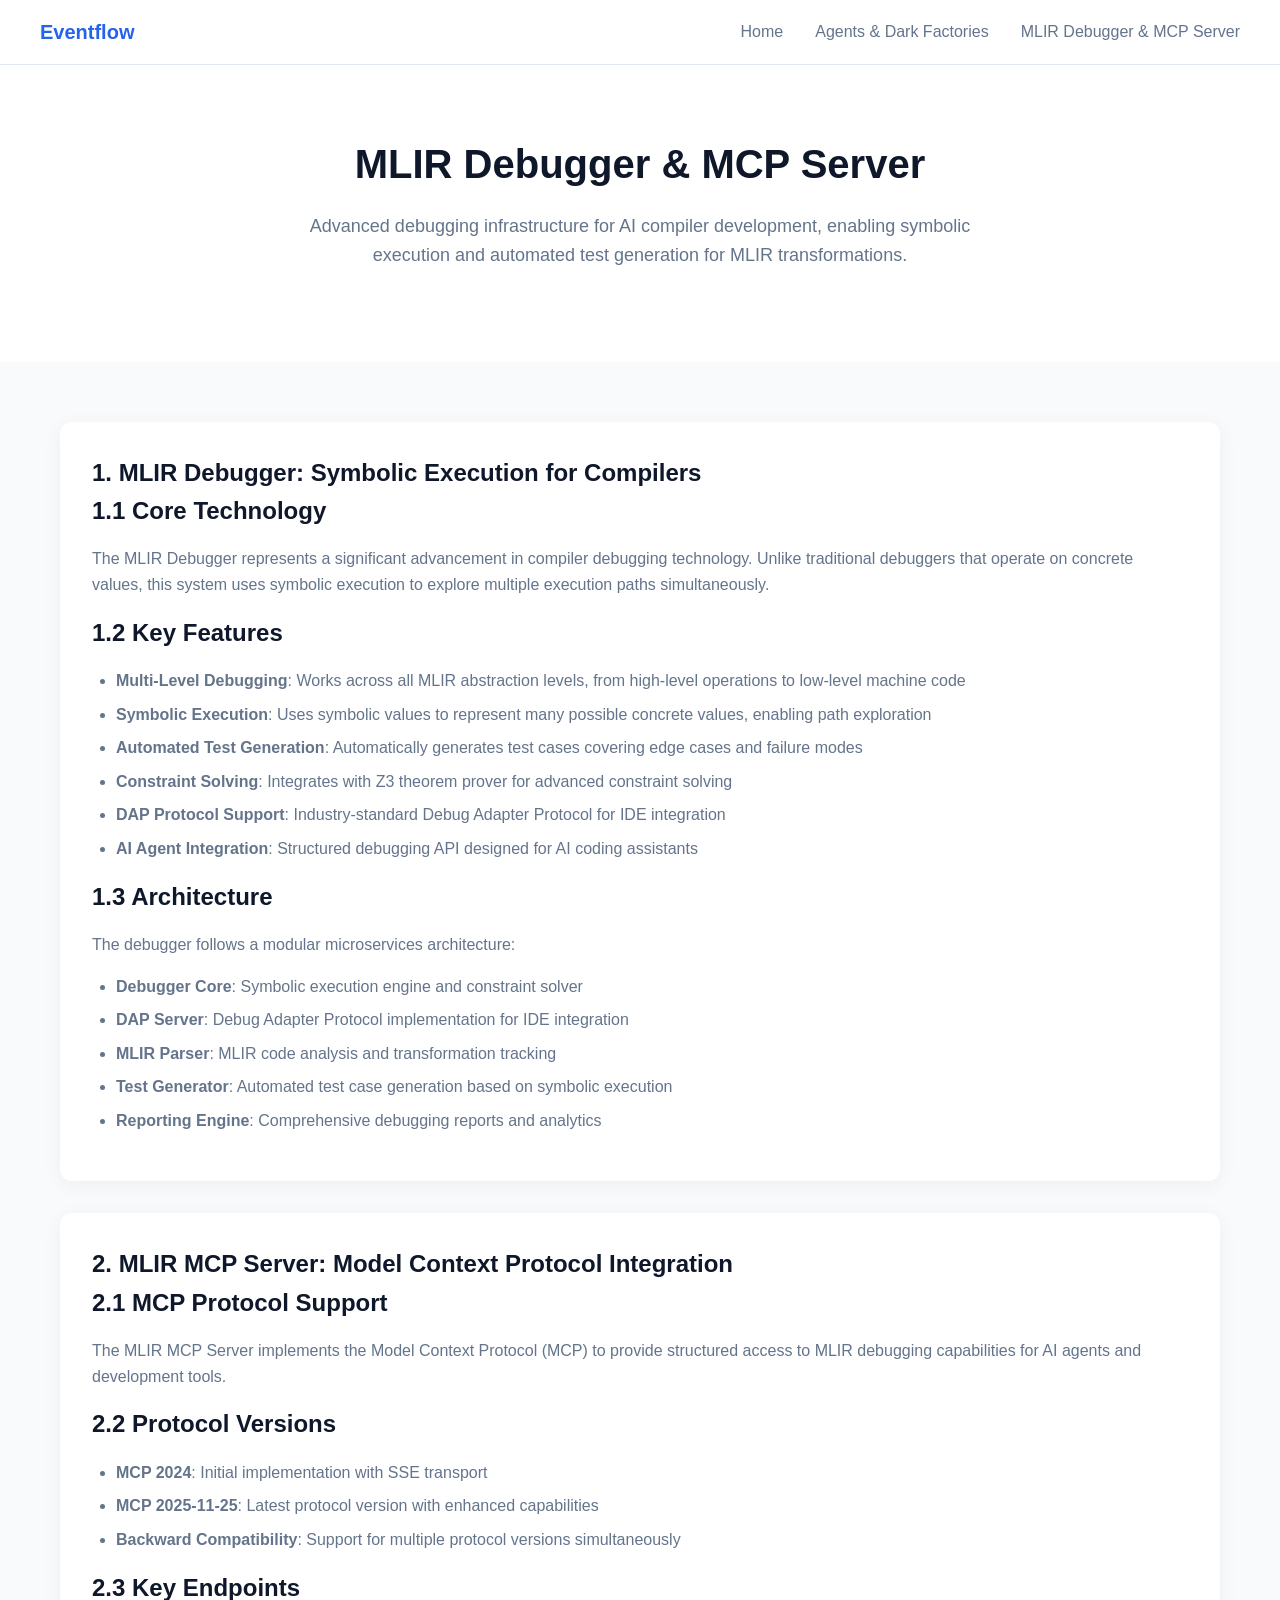
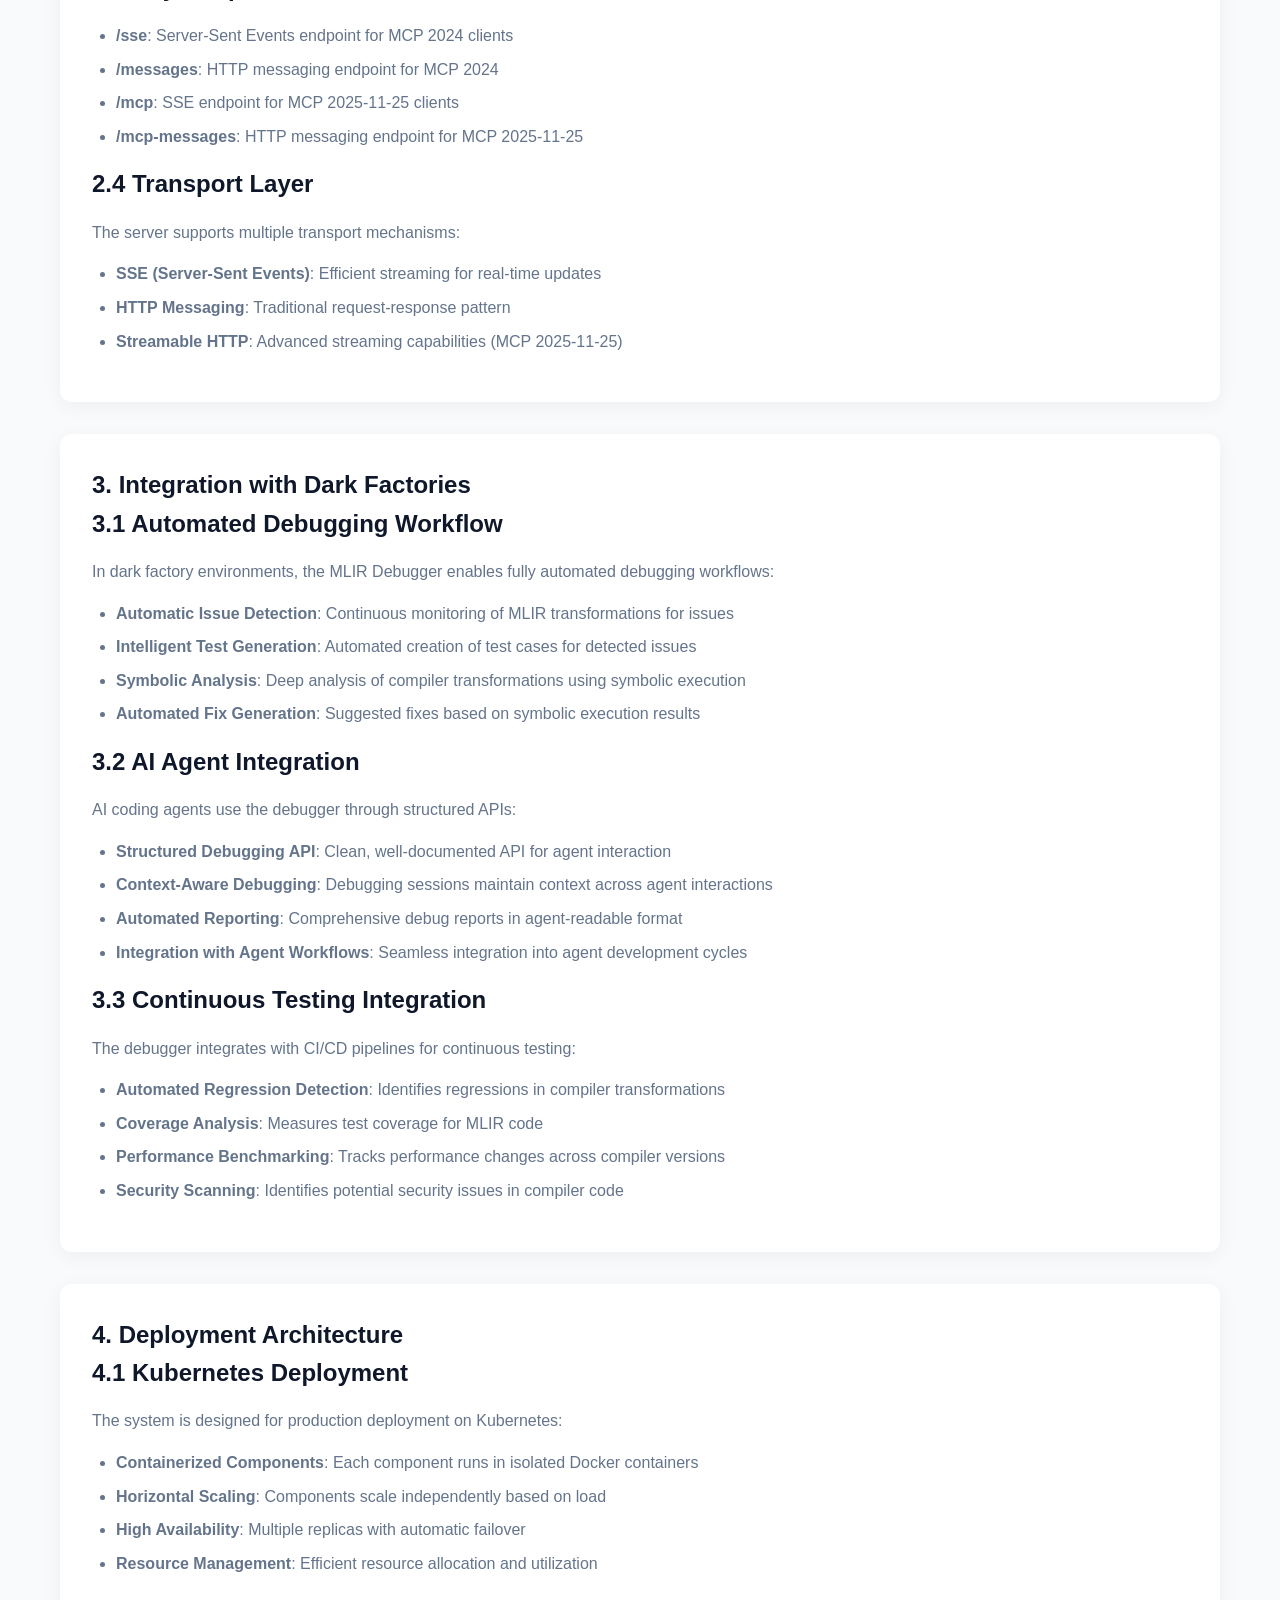
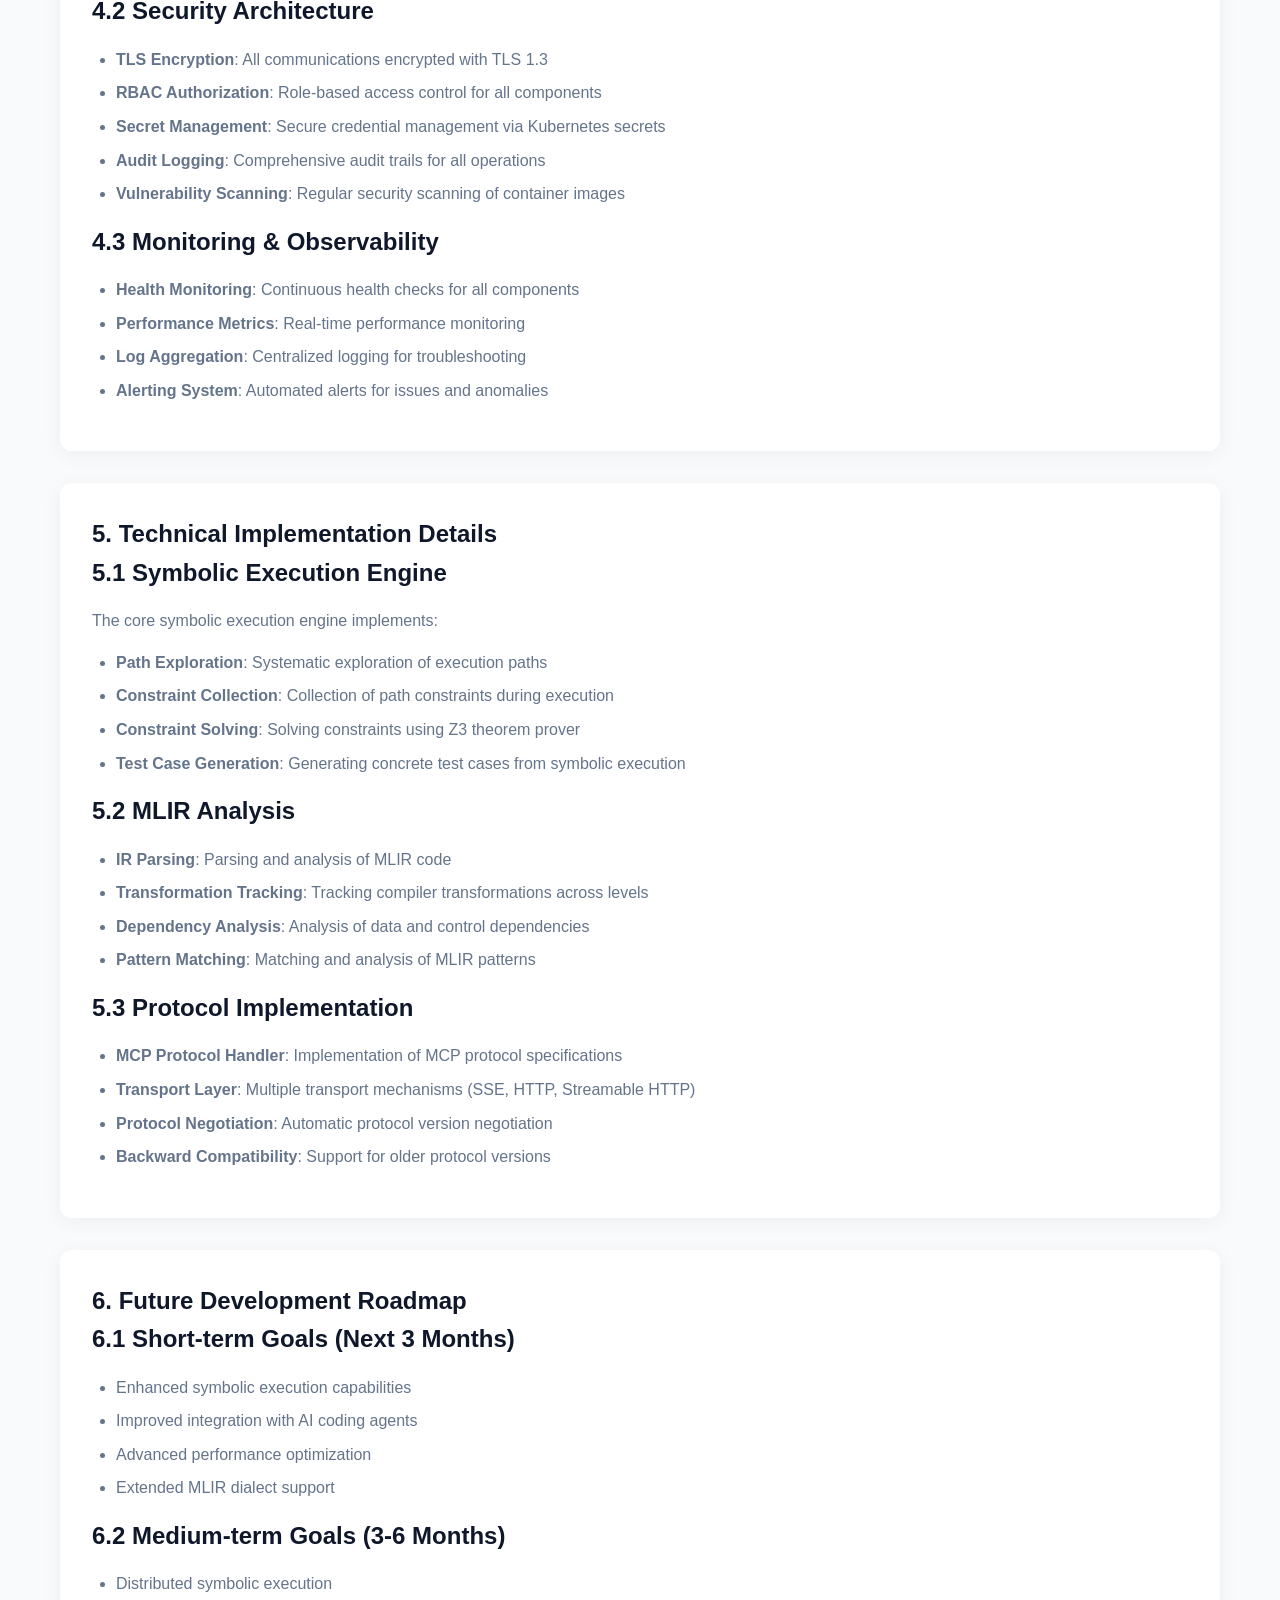
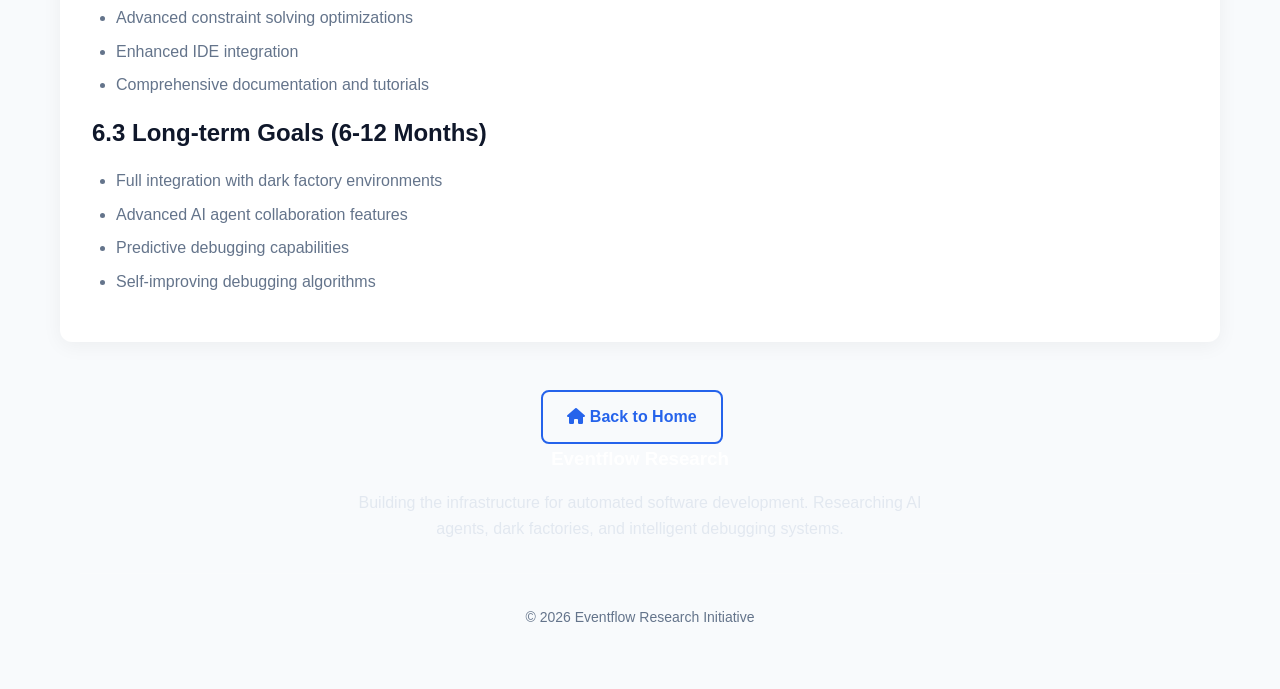
<file: mlir-debugger.html>
<!DOCTYPE html>
<html lang="en">
<head>
<!-- Google Tag Manager -->
<script>(function(w,d,s,l,i){w[l]=w[l]||[];w[l].push({'gtm.start':
new Date().getTime(),event:'gtm.js'});var f=d.getElementsByTagName(s)[0],
j=d.createElement(s),dl=l!='dataLayer'?'&l='+l:'';j.async=true;j.src=
'https://www.googletagmanager.com/gtm.js?id='+i+dl;f.parentNode.insertBefore(j,f);
})(window,document,'script','dataLayer','GTM-WS3CVWX');</script>
<!-- End Google Tag Manager -->
    <meta charset="UTF-8">
    <meta name="viewport" content="width=device-width, initial-scale=1.0">
    <title>MLIR Debugger & MCP Server - Technical Analysis</title>
    <link rel="stylesheet" href="styles.css">
    <link rel="stylesheet" href="https://cdnjs.cloudflare.com/ajax/libs/font-awesome/6.4.0/css/all.min.css">
</head>
<body>
<!-- Google Tag Manager (noscript) -->
<noscript><iframe src="https://www.googletagmanager.com/ns.html?id=GTM-WS3CVWX"
height="0" width="0" style="display:none;visibility:hidden"></iframe></noscript>
<!-- End Google Tag Manager (noscript) -->
    <!-- Header -->
    <header>
        <div class="container nav-container">
            <a href="/" class="logo">
                Eventflow
            </a>
            <ul class="nav-links">
                <li><a href="/">Home</a></li>
                <li><a href="agents-dark-factories.html">Agents & Dark Factories</a></li>
                <li><a href="mlir-debugger.html">MLIR Debugger & MCP Server</a></li>
            </ul>
        </div>
    </header>

    <!-- Hero Section -->
    <section class="hero">
        <div class="container">
            <h1 class="fade-in">MLIR Debugger & MCP Server</h1>
            <p class="fade-in">
                Advanced debugging infrastructure for AI compiler development, 
                enabling symbolic execution and automated test generation for MLIR transformations.
            </p>
        </div>
    </section>

    <!-- Main Content -->
    <section>
        <div class="container">
            <div class="content-block fade-in">
                <h2>1. MLIR Debugger: Symbolic Execution for Compilers</h2>
                
                <h3>1.1 Core Technology</h3>
                <p>
                    The MLIR Debugger represents a significant advancement in compiler debugging technology. 
                    Unlike traditional debuggers that operate on concrete values, this system uses symbolic 
                    execution to explore multiple execution paths simultaneously.
                </p>
                
                <h3>1.2 Key Features</h3>
                <ul>
                    <li><strong>Multi-Level Debugging</strong>: Works across all MLIR abstraction levels, from high-level operations to low-level machine code</li>
                    <li><strong>Symbolic Execution</strong>: Uses symbolic values to represent many possible concrete values, enabling path exploration</li>
                    <li><strong>Automated Test Generation</strong>: Automatically generates test cases covering edge cases and failure modes</li>
                    <li><strong>Constraint Solving</strong>: Integrates with Z3 theorem prover for advanced constraint solving</li>
                    <li><strong>DAP Protocol Support</strong>: Industry-standard Debug Adapter Protocol for IDE integration</li>
                    <li><strong>AI Agent Integration</strong>: Structured debugging API designed for AI coding assistants</li>
                </ul>
                
                <h3>1.3 Architecture</h3>
                <p>
                    The debugger follows a modular microservices architecture:
                </p>
                <ul>
                    <li><strong>Debugger Core</strong>: Symbolic execution engine and constraint solver</li>
                    <li><strong>DAP Server</strong>: Debug Adapter Protocol implementation for IDE integration</li>
                    <li><strong>MLIR Parser</strong>: MLIR code analysis and transformation tracking</li>
                    <li><strong>Test Generator</strong>: Automated test case generation based on symbolic execution</li>
                    <li><strong>Reporting Engine</strong>: Comprehensive debugging reports and analytics</li>
                </ul>
            </div>
            
            <div class="content-block fade-in">
                <h2>2. MLIR MCP Server: Model Context Protocol Integration</h2>
                
                <h3>2.1 MCP Protocol Support</h3>
                <p>
                    The MLIR MCP Server implements the Model Context Protocol (MCP) to provide structured 
                    access to MLIR debugging capabilities for AI agents and development tools.
                </p>
                
                <h3>2.2 Protocol Versions</h3>
                <ul>
                    <li><strong>MCP 2024</strong>: Initial implementation with SSE transport</li>
                    <li><strong>MCP 2025-11-25</strong>: Latest protocol version with enhanced capabilities</li>
                    <li><strong>Backward Compatibility</strong>: Support for multiple protocol versions simultaneously</li>
                </ul>
                
                <h3>2.3 Key Endpoints</h3>
                <ul>
                    <li><strong>/sse</strong>: Server-Sent Events endpoint for MCP 2024 clients</li>
                    <li><strong>/messages</strong>: HTTP messaging endpoint for MCP 2024</li>
                    <li><strong>/mcp</strong>: SSE endpoint for MCP 2025-11-25 clients</li>
                    <li><strong>/mcp-messages</strong>: HTTP messaging endpoint for MCP 2025-11-25</li>
                </ul>
                
                <h3>2.4 Transport Layer</h3>
                <p>
                    The server supports multiple transport mechanisms:
                </p>
                <ul>
                    <li><strong>SSE (Server-Sent Events)</strong>: Efficient streaming for real-time updates</li>
                    <li><strong>HTTP Messaging</strong>: Traditional request-response pattern</li>
                    <li><strong>Streamable HTTP</strong>: Advanced streaming capabilities (MCP 2025-11-25)</li>
                </ul>
            </div>
            
            <div class="content-block fade-in">
                <h2>3. Integration with Dark Factories</h2>
                
                <h3>3.1 Automated Debugging Workflow</h3>
                <p>
                    In dark factory environments, the MLIR Debugger enables fully automated debugging workflows:
                </p>
                <ul>
                    <li><strong>Automatic Issue Detection</strong>: Continuous monitoring of MLIR transformations for issues</li>
                    <li><strong>Intelligent Test Generation</strong>: Automated creation of test cases for detected issues</li>
                    <li><strong>Symbolic Analysis</strong>: Deep analysis of compiler transformations using symbolic execution</li>
                    <li><strong>Automated Fix Generation</strong>: Suggested fixes based on symbolic execution results</li>
                </ul>
                
                <h3>3.2 AI Agent Integration</h3>
                <p>
                    AI coding agents use the debugger through structured APIs:
                </p>
                <ul>
                    <li><strong>Structured Debugging API</strong>: Clean, well-documented API for agent interaction</li>
                    <li><strong>Context-Aware Debugging</strong>: Debugging sessions maintain context across agent interactions</li>
                    <li><strong>Automated Reporting</strong>: Comprehensive debug reports in agent-readable format</li>
                    <li><strong>Integration with Agent Workflows</strong>: Seamless integration into agent development cycles</li>
                </ul>
                
                <h3>3.3 Continuous Testing Integration</h3>
                <p>
                    The debugger integrates with CI/CD pipelines for continuous testing:
                </p>
                <ul>
                    <li><strong>Automated Regression Detection</strong>: Identifies regressions in compiler transformations</li>
                    <li><strong>Coverage Analysis</strong>: Measures test coverage for MLIR code</li>
                    <li><strong>Performance Benchmarking</strong>: Tracks performance changes across compiler versions</li>
                    <li><strong>Security Scanning</strong>: Identifies potential security issues in compiler code</li>
                </ul>
            </div>
            
            <div class="content-block fade-in">
                <h2>4. Deployment Architecture</h2>
                
                <h3>4.1 Kubernetes Deployment</h3>
                <p>
                    The system is designed for production deployment on Kubernetes:
                </p>
                <ul>
                    <li><strong>Containerized Components</strong>: Each component runs in isolated Docker containers</li>
                    <li><strong>Horizontal Scaling</strong>: Components scale independently based on load</li>
                    <li><strong>High Availability</strong>: Multiple replicas with automatic failover</li>
                    <li><strong>Resource Management</strong>: Efficient resource allocation and utilization</li>
                </ul>
                
                <h3>4.2 Security Architecture</h3>
                <ul>
                    <li><strong>TLS Encryption</strong>: All communications encrypted with TLS 1.3</li>
                    <li><strong>RBAC Authorization</strong>: Role-based access control for all components</li>
                    <li><strong>Secret Management</strong>: Secure credential management via Kubernetes secrets</li>
                    <li><strong>Audit Logging</strong>: Comprehensive audit trails for all operations</li>
                    <li><strong>Vulnerability Scanning</strong>: Regular security scanning of container images</li>
                </ul>
                
                <h3>4.3 Monitoring & Observability</h3>
                <ul>
                    <li><strong>Health Monitoring</strong>: Continuous health checks for all components</li>
                    <li><strong>Performance Metrics</strong>: Real-time performance monitoring</li>
                    <li><strong>Log Aggregation</strong>: Centralized logging for troubleshooting</li>
                    <li><strong>Alerting System</strong>: Automated alerts for issues and anomalies</li>
                </ul>
            </div>
            
            <div class="content-block fade-in">
                <h2>5. Technical Implementation Details</h2>
                
                <h3>5.1 Symbolic Execution Engine</h3>
                <p>
                    The core symbolic execution engine implements:
                </p>
                <ul>
                    <li><strong>Path Exploration</strong>: Systematic exploration of execution paths</li>
                    <li><strong>Constraint Collection</strong>: Collection of path constraints during execution</li>
                    <li><strong>Constraint Solving</strong>: Solving constraints using Z3 theorem prover</li>
                    <li><strong>Test Case Generation</strong>: Generating concrete test cases from symbolic execution</li>
                </ul>
                
                <h3>5.2 MLIR Analysis</h3>
                <ul>
                    <li><strong>IR Parsing</strong>: Parsing and analysis of MLIR code</li>
                    <li><strong>Transformation Tracking</strong>: Tracking compiler transformations across levels</li>
                    <li><strong>Dependency Analysis</strong>: Analysis of data and control dependencies</li>
                    <li><strong>Pattern Matching</strong>: Matching and analysis of MLIR patterns</li>
                </ul>
                
                <h3>5.3 Protocol Implementation</h3>
                <ul>
                    <li><strong>MCP Protocol Handler</strong>: Implementation of MCP protocol specifications</li>
                    <li><strong>Transport Layer</strong>: Multiple transport mechanisms (SSE, HTTP, Streamable HTTP)</li>
                    <li><strong>Protocol Negotiation</strong>: Automatic protocol version negotiation</li>
                    <li><strong>Backward Compatibility</strong>: Support for older protocol versions</li>
                </ul>
            </div>
            
            <div class="content-block fade-in">
                <h2>6. Future Development Roadmap</h2>
                
                <h3>6.1 Short-term Goals (Next 3 Months)</h3>
                <ul>
                    <li>Enhanced symbolic execution capabilities</li>
                    <li>Improved integration with AI coding agents</li>
                    <li>Advanced performance optimization</li>
                    <li>Extended MLIR dialect support</li>
                </ul>
                
                <h3>6.2 Medium-term Goals (3-6 Months)</h3>
                <ul>
                    <li>Distributed symbolic execution</li>
                    <li>Advanced constraint solving optimizations</li>
                    <li>Enhanced IDE integration</li>
                    <li>Comprehensive documentation and tutorials</li>
                </ul>
                
                <h3>6.3 Long-term Goals (6-12 Months)</h3>
                <ul>
                    <li>Full integration with dark factory environments</li>
                    <li>Advanced AI agent collaboration features</li>
                    <li>Predictive debugging capabilities</li>
                    <li>Self-improving debugging algorithms</li>
                </ul>
            </div>
            
            <div style="text-align: center; margin-top: 3rem;">
                <a href="/" class="button button-outline" style="margin-right: 1rem;">
                    <i class="fas fa-home"></i> Back to Home
                </a>
        <div class="container">
            <div class="footer-content">
                <h3 style="margin-bottom: 1rem; color: white;">Eventflow Research</h3>
                <p>
                    Building the infrastructure for automated software development. 
                    Researching AI agents, dark factories, and intelligent debugging systems.
                </p>
                <p style="margin-top: 1rem;">
                </p>
            </div>
            
            <div class="copyright">
                <p>&copy; 2026 Eventflow Research Initiative</p>
            </div>
        </div>
    </footer>

    <script>
        // Simple fade-in animations
        document.addEventListener('DOMContentLoaded', function() {
            const fadeElements = document.querySelectorAll('.fade-in');
            
            const observer = new IntersectionObserver((entries) => {
                entries.forEach(entry => {
                    if (entry.isIntersecting) {
                        entry.target.style.opacity = '1';
                        entry.target.style.transform = 'translateY(0)';
                    }
                });
            }, { threshold: 0.1 });
            
            fadeElements.forEach(el => {
                el.style.opacity = '0';
                el.style.transform = 'translateY(20px)';
                el.style.transition = 'opacity 0.6s ease, transform 0.6s ease';
                observer.observe(el);
            });
        });
    </script>
</body>
</html>
</file>
<file: styles.css>
/* styles.css - Minimal, clean styles for refactored website */

:root {
    --primary: #2563eb;
    --primary-dark: #1d4ed8;
    --secondary: #7c3aed;
    --accent: #06b6d4;
    --dark: #0f172a;
    --light: #f8fafc;
    --gray: #64748b;
    --gray-light: #e2e8f0;
    --success: #10b981;
    --warning: #f59e0b;
    --danger: #ef4444;
}

* {
    margin: 0;
    padding: 0;
    box-sizing: border-box;
}

body {
    font-family: -apple-system, BlinkMacSystemFont, 'Segoe UI', Roboto, Oxygen, Ubuntu, sans-serif;
    line-height: 1.6;
    color: var(--dark);
    background: var(--light);
    min-height: 100vh;
}

.container {
    max-width: 1200px;
    margin: 0 auto;
    padding: 0 20px;
}

/* Header & Navigation */
header {
    background: white;
    border-bottom: 1px solid var(--gray-light);
    position: fixed;
    width: 100%;
    top: 0;
    z-index: 1000;
}

.nav-container {
    display: flex;
    justify-content: space-between;
    align-items: center;
    padding: 1rem 0;
}

.logo {
    display: flex;
    align-items: center;
    gap: 10px;
    font-size: 1.25rem;
    font-weight: 600;
    color: var(--primary);
    text-decoration: none;
}

.nav-links {
    display: flex;
    gap: 2rem;
    list-style: none;
}

.nav-links a {
    text-decoration: none;
    color: var(--gray);
    font-weight: 500;
    transition: color 0.3s;
}

.nav-links a:hover {
    color: var(--primary);
}

/* Hero Section */
.hero {
    padding: 140px 0 60px;
    text-align: center;
    background: white;
}

.hero h1 {
    font-size: 2.5rem;
    font-weight: 700;
    line-height: 1.2;
    margin-bottom: 1.5rem;
    color: var(--dark);
}

.hero p {
    font-size: 1.125rem;
    color: var(--gray);
    max-width: 700px;
    margin: 0 auto 2rem;
}

/* Content Sections */
section {
    padding: 60px 0;
}

.section-title {
    font-size: 2rem;
    font-weight: 700;
    margin-bottom: 2rem;
    color: var(--dark);
}

.content-block {
    background: white;
    border-radius: 12px;
    padding: 2rem;
    margin-bottom: 2rem;
    box-shadow: 0 4px 20px rgba(0, 0, 0, 0.05);
}

.content-block h3 {
    font-size: 1.5rem;
    margin-bottom: 1rem;
    color: var(--dark);
}

.content-block p {
    color: var(--gray);
    margin-bottom: 1rem;
}

.content-block ul {
    padding-left: 1.5rem;
    color: var(--gray);
    margin-bottom: 1rem;
}

.content-block li {
    margin-bottom: 0.5rem;
}

/* Callout Box */
.callout {
    background: linear-gradient(135deg, #f0f7ff 0%, #e6f0ff 100%);
    border-left: 4px solid var(--primary);
    border-radius: 8px;
    padding: 1.5rem;
    margin: 2rem 0;
}

.callout h4 {
    color: var(--primary);
    font-size: 1.25rem;
    margin-bottom: 0.75rem;
    font-weight: 600;
}

.callout p {
    color: var(--dark);
    margin-bottom: 0.75rem;
}

.callout p:last-child {
    margin-bottom: 0;
}

/* Buttons */
.button {
    display: inline-block;
    background: var(--primary);
    color: white;
    padding: 0.75rem 1.5rem;
    border-radius: 8px;
    text-decoration: none;
    font-weight: 600;
    transition: all 0.3s;
    border: none;
    cursor: pointer;
}

.button:hover {
    background: var(--primary-dark);
    transform: translateY(-2px);
}

.button-outline {
    background: transparent;
    color: var(--primary);
    border: 2px solid var(--primary);
}

.button-outline:hover {
    background: var(--primary);
    color: white;
}

/* Footer */
footer {
    background: var(--dark);
    color: white;
    padding: 3rem 0 2rem;
    margin-top: 4rem;
}

.footer-content {
    text-align: center;
    margin-bottom: 2rem;
}

.footer-content p {
    color: var(--gray-light);
    max-width: 600px;
    margin: 0 auto 1.5rem;
}

.copyright {
    text-align: center;
    padding-top: 2rem;
    border-top: 1px solid rgba(255, 255, 255, 0.1);
    color: var(--gray);
    font-size: 0.875rem;
}

/* Responsive */
@media (max-width: 768px) {
    .hero {
        padding: 100px 0 40px;
    }
    
    .hero h1 {
        font-size: 1.75rem;
    }
    
    .hero p {
        font-size: 1rem;
    }
    
    .section-title {
        font-size: 1.5rem;
    }
    
    .content-block h3 {
        font-size: 1.25rem;
    }
    
    .content-block p, .content-block li {
        font-size: 0.95rem;
    }
    
    .nav-links {
        display: none;
    }
    
    .nav-container {
        padding: 0.75rem 0;
    }
    
    .logo {
        font-size: 1.1rem;
    }
    
    .content-block {
        padding: 1.25rem;
    }
}

/* Simple animations */
.fade-in {
    animation: fadeIn 0.6s ease-out;
}

@keyframes fadeIn {
    from { opacity: 0; transform: translateY(20px); }
    to { opacity: 1; transform: translateY(0); }
}
</file>
